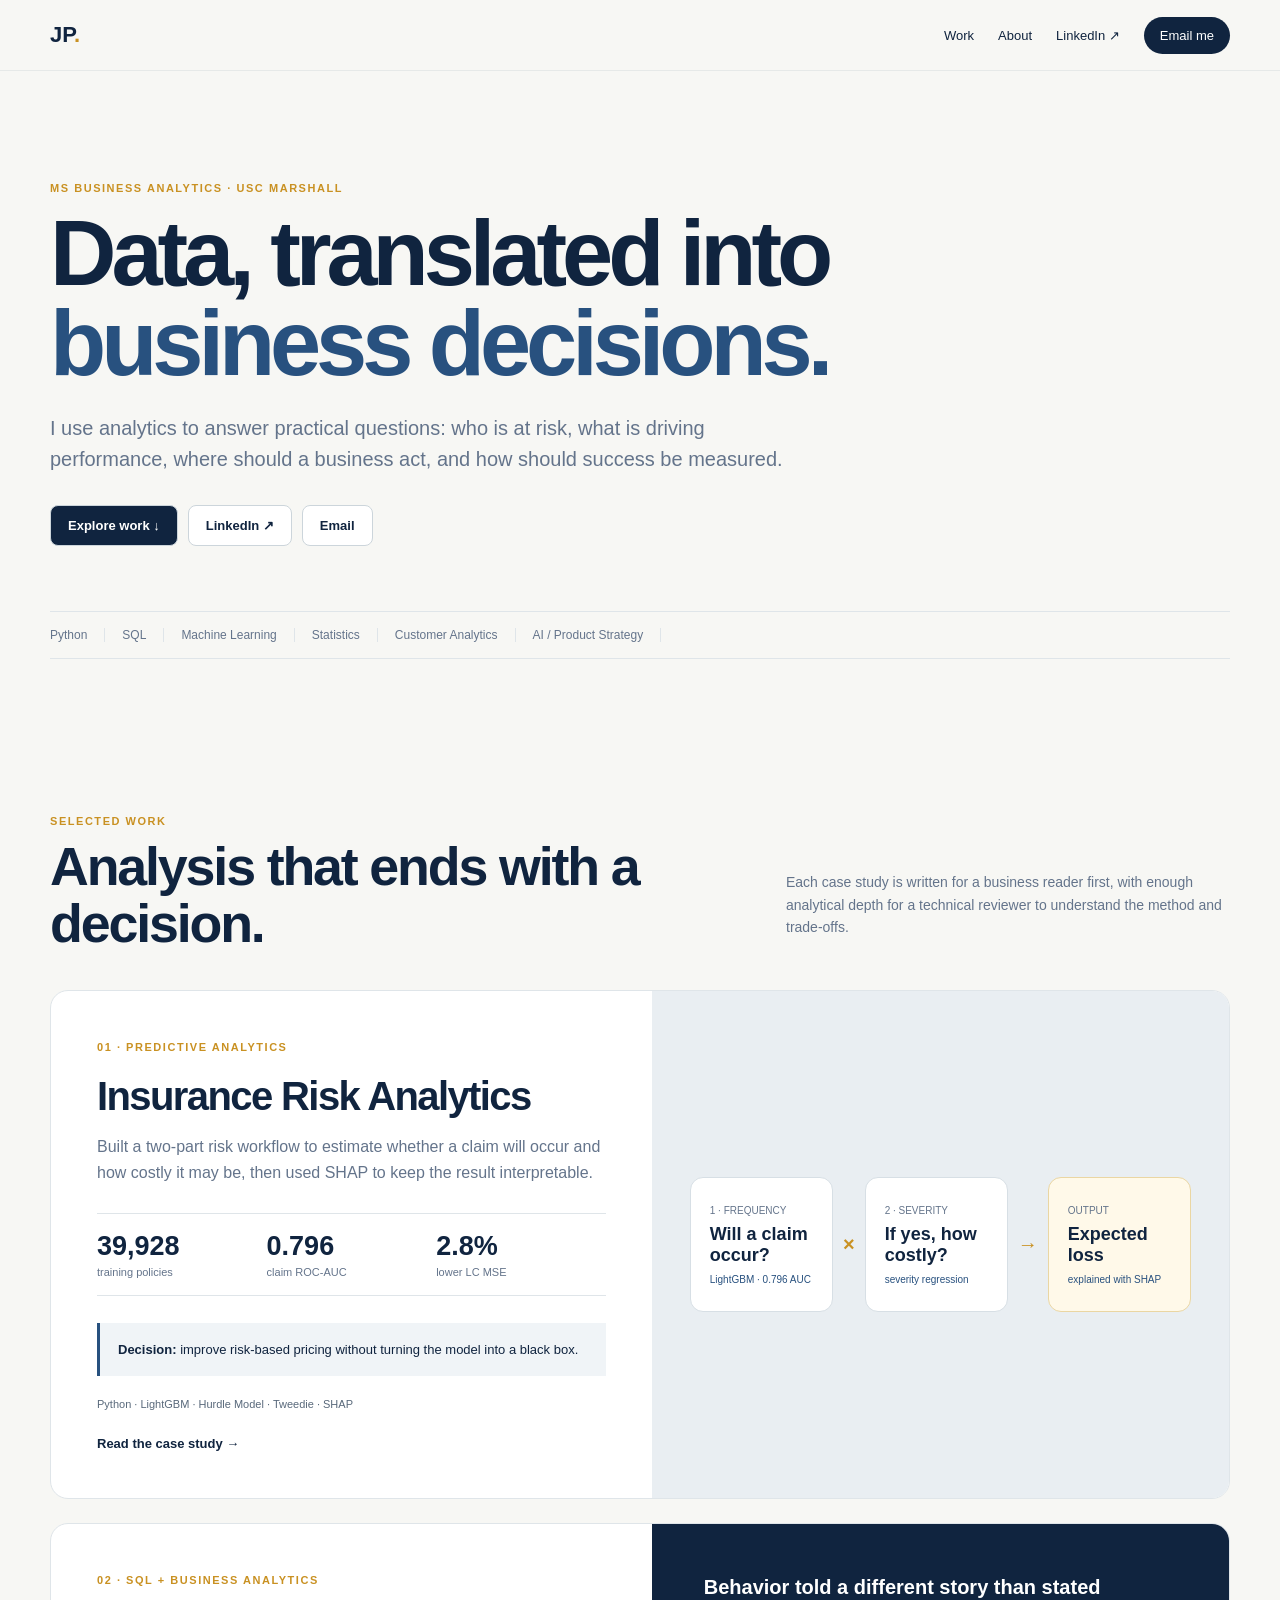
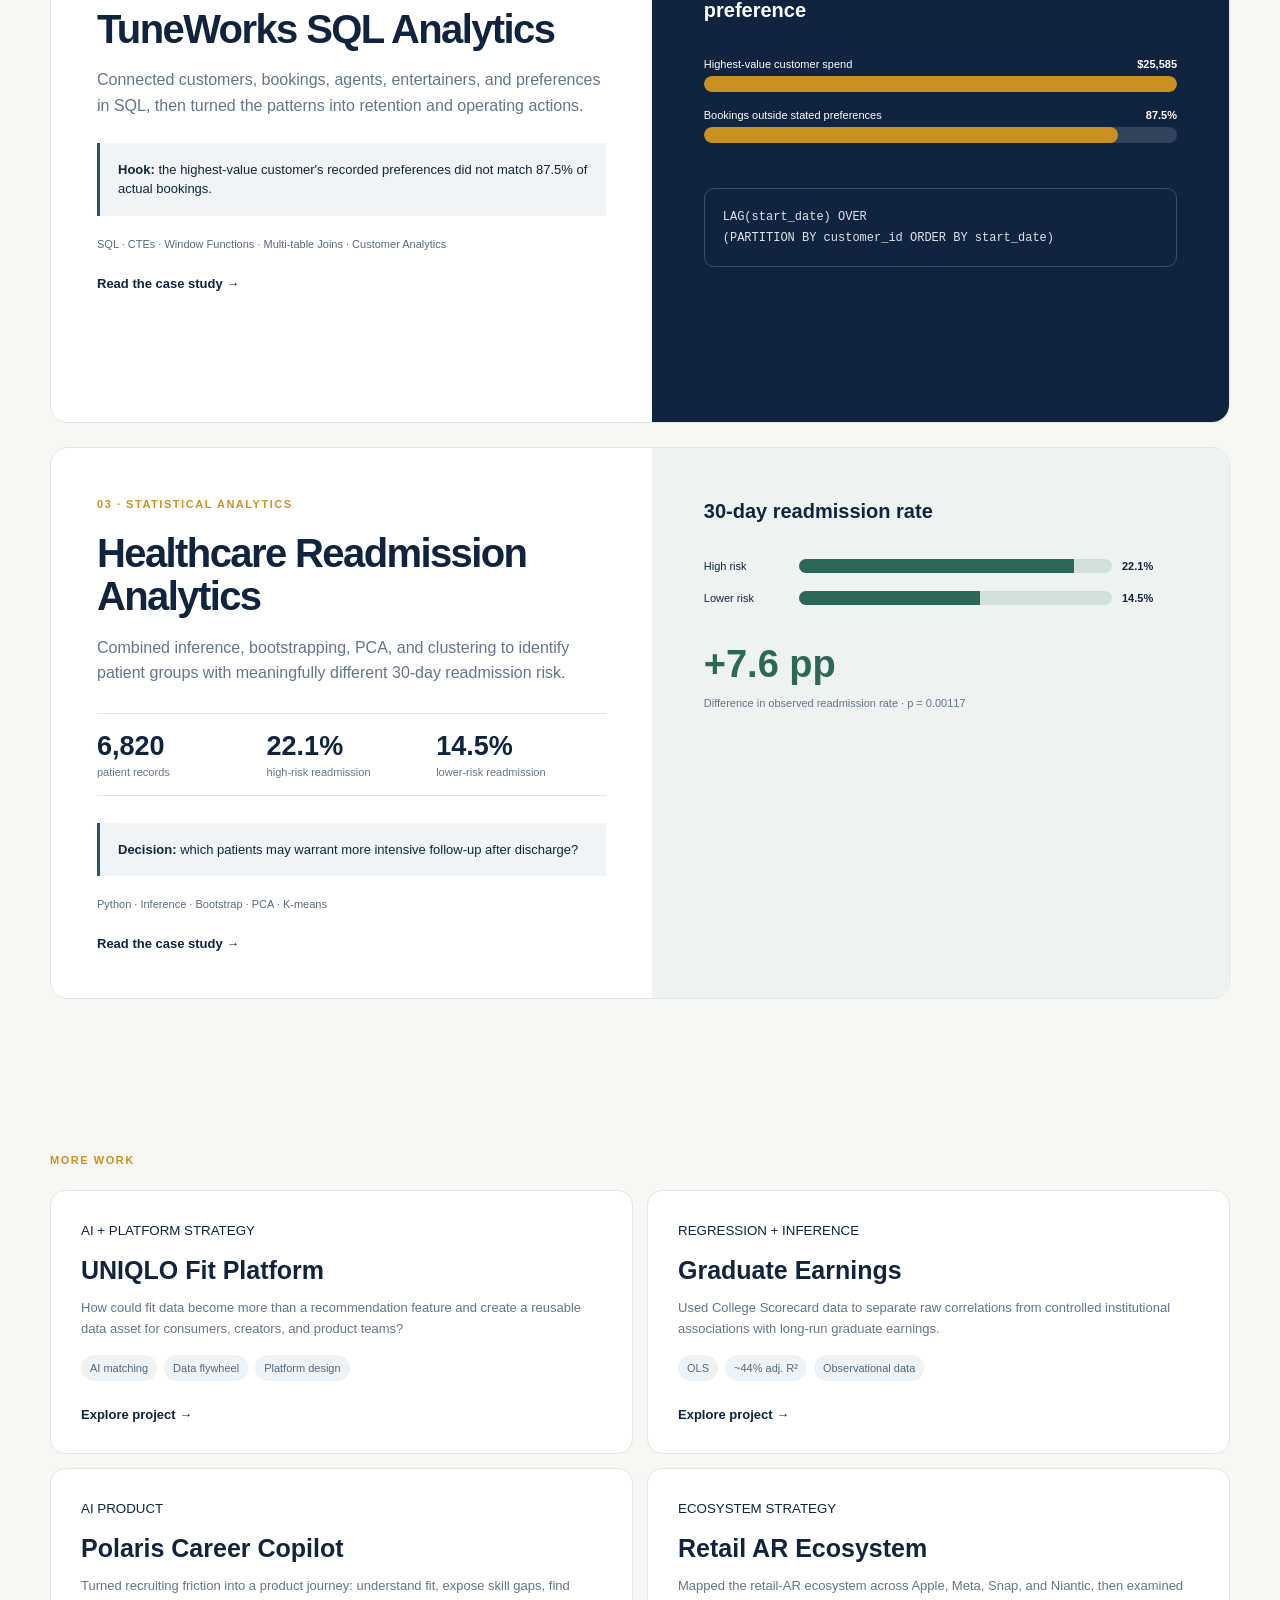
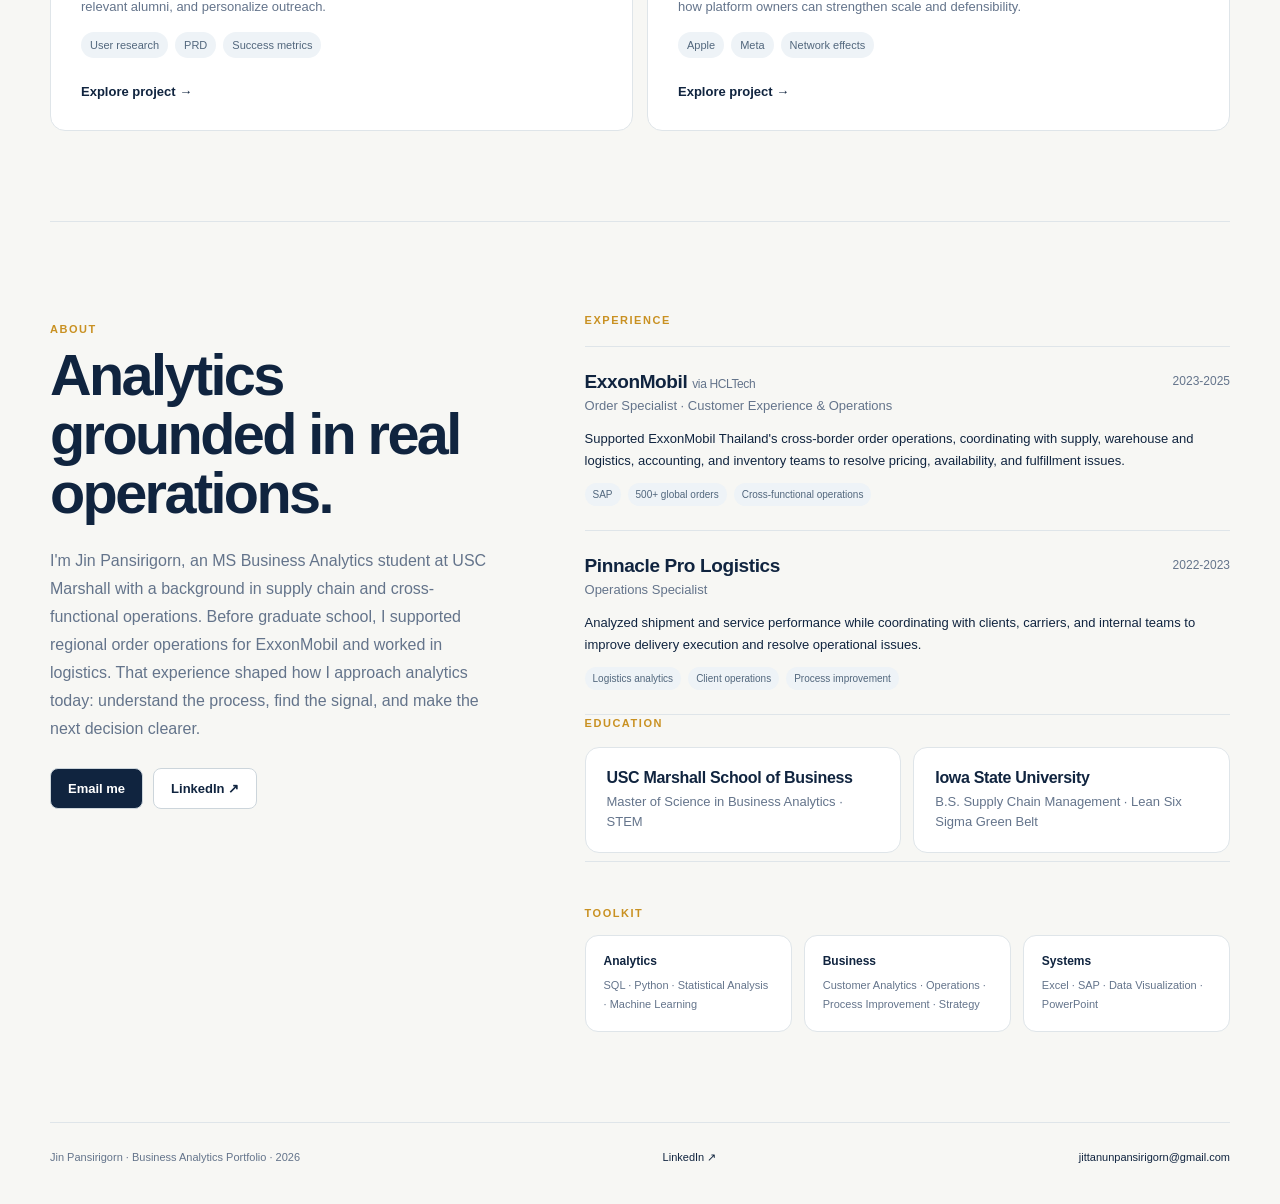
<file: index.html>
<!doctype html><html><head><meta charset="utf-8"><meta name="viewport" content="width=device-width,initial-scale=1"><meta name="description" content="Jin Pansirigorn: Business Analytics portfolio"><title>Jin Pansirigorn | Business Analytics</title><link rel="stylesheet" href="styles.css"></head><body><header><nav class="shell"><a class="brand" href="index.html">JP<span>.</span></a><div class="links"><a href="index.html#work">Work</a><a href="index.html#about">About</a><a href="https://www.linkedin.com/in/jittanun-pansirigorn/" target="_blank">LinkedIn ↗</a><a class="pill" href="mailto:jittanunpansirigorn@gmail.com">Email me</a></div></nav></header><main><section class="hero shell"><p class="eyebrow">MS BUSINESS ANALYTICS · USC MARSHALL</p><h1>Data, translated into<br><em>business decisions.</em></h1><p class="lede">I use analytics to answer practical questions: who is at risk, what is driving performance, where should a business act, and how should success be measured.</p><div class="actions"><a class="btn dark" href="#work">Explore work ↓</a><a class="btn" href="https://www.linkedin.com/in/jittanun-pansirigorn/" target="_blank">LinkedIn ↗</a><a class="btn" href="mailto:jittanunpansirigorn@gmail.com">Email</a></div><div class="skills"><span>Python</span><span>SQL</span><span>Machine Learning</span><span>Statistics</span><span>Customer Analytics</span><span>AI / Product Strategy</span></div></section>
<section id="work" class="shell work"><div class="section-head"><div><p class="eyebrow">SELECTED WORK</p><h2>Analysis that ends with a decision.</h2></div><p>Each case study is written for a business reader first, with enough analytical depth for a technical reviewer to understand the method and trade-offs.</p></div>
<a class="project" href="insurance.html"><div class="copy"><small>01 · PREDICTIVE ANALYTICS</small><h3>Insurance Risk Analytics</h3><p>Built a two-part risk workflow to estimate whether a claim will occur and how costly it may be, then used SHAP to keep the result interpretable.</p><div class="kpis"><b>39,928<i>training policies</i></b><b>0.796<i>claim ROC-AUC</i></b><b>2.8%<i>lower LC MSE</i></b></div><div class="decision"><b>Decision:</b> improve risk-based pricing without turning the model into a black box.</div><div class="tags">Python · LightGBM · Hurdle Model · Tweedie · SHAP</div><span class="link">Read the case study →</span></div><div class="visual"><div class="flow"><div class="node"><span>1 · FREQUENCY</span><b>Will a claim occur?</b><i>LightGBM · 0.796 AUC</i></div><div class="arrow">×</div><div class="node"><span>2 · SEVERITY</span><b>If yes, how costly?</b><i>severity regression</i></div><div class="arrow">→</div><div class="node gold"><span>OUTPUT</span><b>Expected loss</b><i>explained with SHAP</i></div></div></div></a>
<a class="project" href="tuneworks.html"><div class="copy"><small>02 · SQL + BUSINESS ANALYTICS</small><h3>TuneWorks SQL Analytics</h3><p>Connected customers, bookings, agents, entertainers, and preferences in SQL, then turned the patterns into retention and operating actions.</p><div class="decision"><b>Hook:</b> the highest-value customer's recorded preferences did not match 87.5% of actual bookings.</div><div class="tags">SQL · CTEs · Window Functions · Multi-table Joins · Customer Analytics</div><span class="link">Read the case study →</span></div><div class="visual sqlvis"><h4>Behavior told a different story than stated preference</h4><div class="barlabel"><span>Highest-value customer spend</span><b>$25,585</b></div><div class="bar"><i style="width:100%"></i></div><div class="barlabel"><span>Bookings outside stated preferences</span><b>87.5%</b></div><div class="bar"><i style="width:87.5%"></i></div><div class="sql-code">LAG(start_date) OVER<br>(PARTITION BY customer_id ORDER BY start_date)</div></div></a>
<a class="project" href="healthcare.html"><div class="copy"><small>03 · STATISTICAL ANALYTICS</small><h3>Healthcare Readmission Analytics</h3><p>Combined inference, bootstrapping, PCA, and clustering to identify patient groups with meaningfully different 30-day readmission risk.</p><div class="kpis"><b>6,820<i>patient records</i></b><b>22.1%<i>high-risk readmission</i></b><b>14.5%<i>lower-risk readmission</i></b></div><div class="decision"><b>Decision:</b> which patients may warrant more intensive follow-up after discharge?</div><div class="tags">Python · Inference · Bootstrap · PCA · K-means</div><span class="link">Read the case study →</span></div><div class="visual healthvis"><h4>30-day readmission rate</h4><div class="risk"><span>High risk</span><i><b style="width:88%"></b></i><strong>22.1%</strong></div><div class="risk"><span>Lower risk</span><i><b style="width:58%"></b></i><strong>14.5%</strong></div><div class="delta">+7.6 pp</div><p class="tiny">Difference in observed readmission rate · p = 0.00117</p></div></a></section>
<section class="shell more"><p class="eyebrow">MORE WORK</p><div class="moregrid">
<a href="uniqlo.html"><article><small>AI + PLATFORM STRATEGY</small><h3>UNIQLO Fit Platform</h3><p>How could fit data become more than a recommendation feature and create a reusable data asset for consumers, creators, and product teams?</p><div class="mini"><span>AI matching</span><span>Data flywheel</span><span>Platform design</span></div><span class="link">Explore project →</span></article></a>
<a href="earnings.html"><article><small>REGRESSION + INFERENCE</small><h3>Graduate Earnings</h3><p>Used College Scorecard data to separate raw correlations from controlled institutional associations with long-run graduate earnings.</p><div class="mini"><span>OLS</span><span>~44% adj. R²</span><span>Observational data</span></div><span class="link">Explore project →</span></article></a>
<a href="polaris.html"><article><small>AI PRODUCT</small><h3>Polaris Career Copilot</h3><p>Turned recruiting friction into a product journey: understand fit, expose skill gaps, find relevant alumni, and personalize outreach.</p><div class="mini"><span>User research</span><span>PRD</span><span>Success metrics</span></div><span class="link">Explore project →</span></article></a>
<a href="retail-ar.html"><article><small>ECOSYSTEM STRATEGY</small><h3>Retail AR Ecosystem</h3><p>Mapped the retail-AR ecosystem across Apple, Meta, Snap, and Niantic, then examined how platform owners can strengthen scale and defensibility.</p><div class="mini"><span>Apple</span><span>Meta</span><span>Network effects</span></div><span class="link">Explore project →</span></article></a></div></section>
<section id="about" class="shell profile"><div class="profile-intro"><p class="eyebrow">ABOUT</p><h2>Analytics grounded in real operations.</h2><p>I'm Jin Pansirigorn, an MS Business Analytics student at USC Marshall with a background in supply chain and cross-functional operations. Before graduate school, I supported regional order operations for ExxonMobil and worked in logistics. That experience shaped how I approach analytics today: understand the process, find the signal, and make the next decision clearer.</p><div class="contactbox"><a class="btn dark" href="mailto:jittanunpansirigorn@gmail.com">Email me</a><a class="btn" href="https://www.linkedin.com/in/jittanun-pansirigorn/" target="_blank">LinkedIn ↗</a></div></div><div class="profile-details"><p class="eyebrow">EXPERIENCE</p><div class="timeline"><article><div><h3>ExxonMobil <span>via HCLTech</span></h3><p>Order Specialist · Customer Experience & Operations</p></div><time>2023-2025</time><p class="role-copy">Supported ExxonMobil Thailand's cross-border order operations, coordinating with supply, warehouse and logistics, accounting, and inventory teams to resolve pricing, availability, and fulfillment issues.</p><div class="role-tags"><span>SAP</span><span>500+ global orders</span><span>Cross-functional operations</span></div></article><article><div><h3>Pinnacle Pro Logistics</h3><p>Operations Specialist</p></div><time>2022-2023</time><p class="role-copy">Analyzed shipment and service performance while coordinating with clients, carriers, and internal teams to improve delivery execution and resolve operational issues.</p><div class="role-tags"><span>Logistics analytics</span><span>Client operations</span><span>Process improvement</span></div></article></div><p class="eyebrow edu-label">EDUCATION</p><div class="education"><article><h3>USC Marshall School of Business</h3><p>Master of Science in Business Analytics · STEM</p></article><article><h3>Iowa State University</h3><p>B.S. Supply Chain Management · Lean Six Sigma Green Belt</p></article></div><div class="toolkit"><p class="eyebrow">TOOLKIT</p><div class="toolkit-grid"><div><b>Analytics</b><span>SQL · Python · Statistical Analysis · Machine Learning</span></div><div><b>Business</b><span>Customer Analytics · Operations · Process Improvement · Strategy</span></div><div><b>Systems</b><span>Excel · SAP · Data Visualization · PowerPoint</span></div></div></div></div></section></main><footer class="shell"><span>Jin Pansirigorn · Business Analytics Portfolio · 2026</span><a href="https://www.linkedin.com/in/jittanun-pansirigorn/" target="_blank">LinkedIn ↗</a><a href="mailto:jittanunpansirigorn@gmail.com">jittanunpansirigorn@gmail.com</a></footer></body></html>
</file>
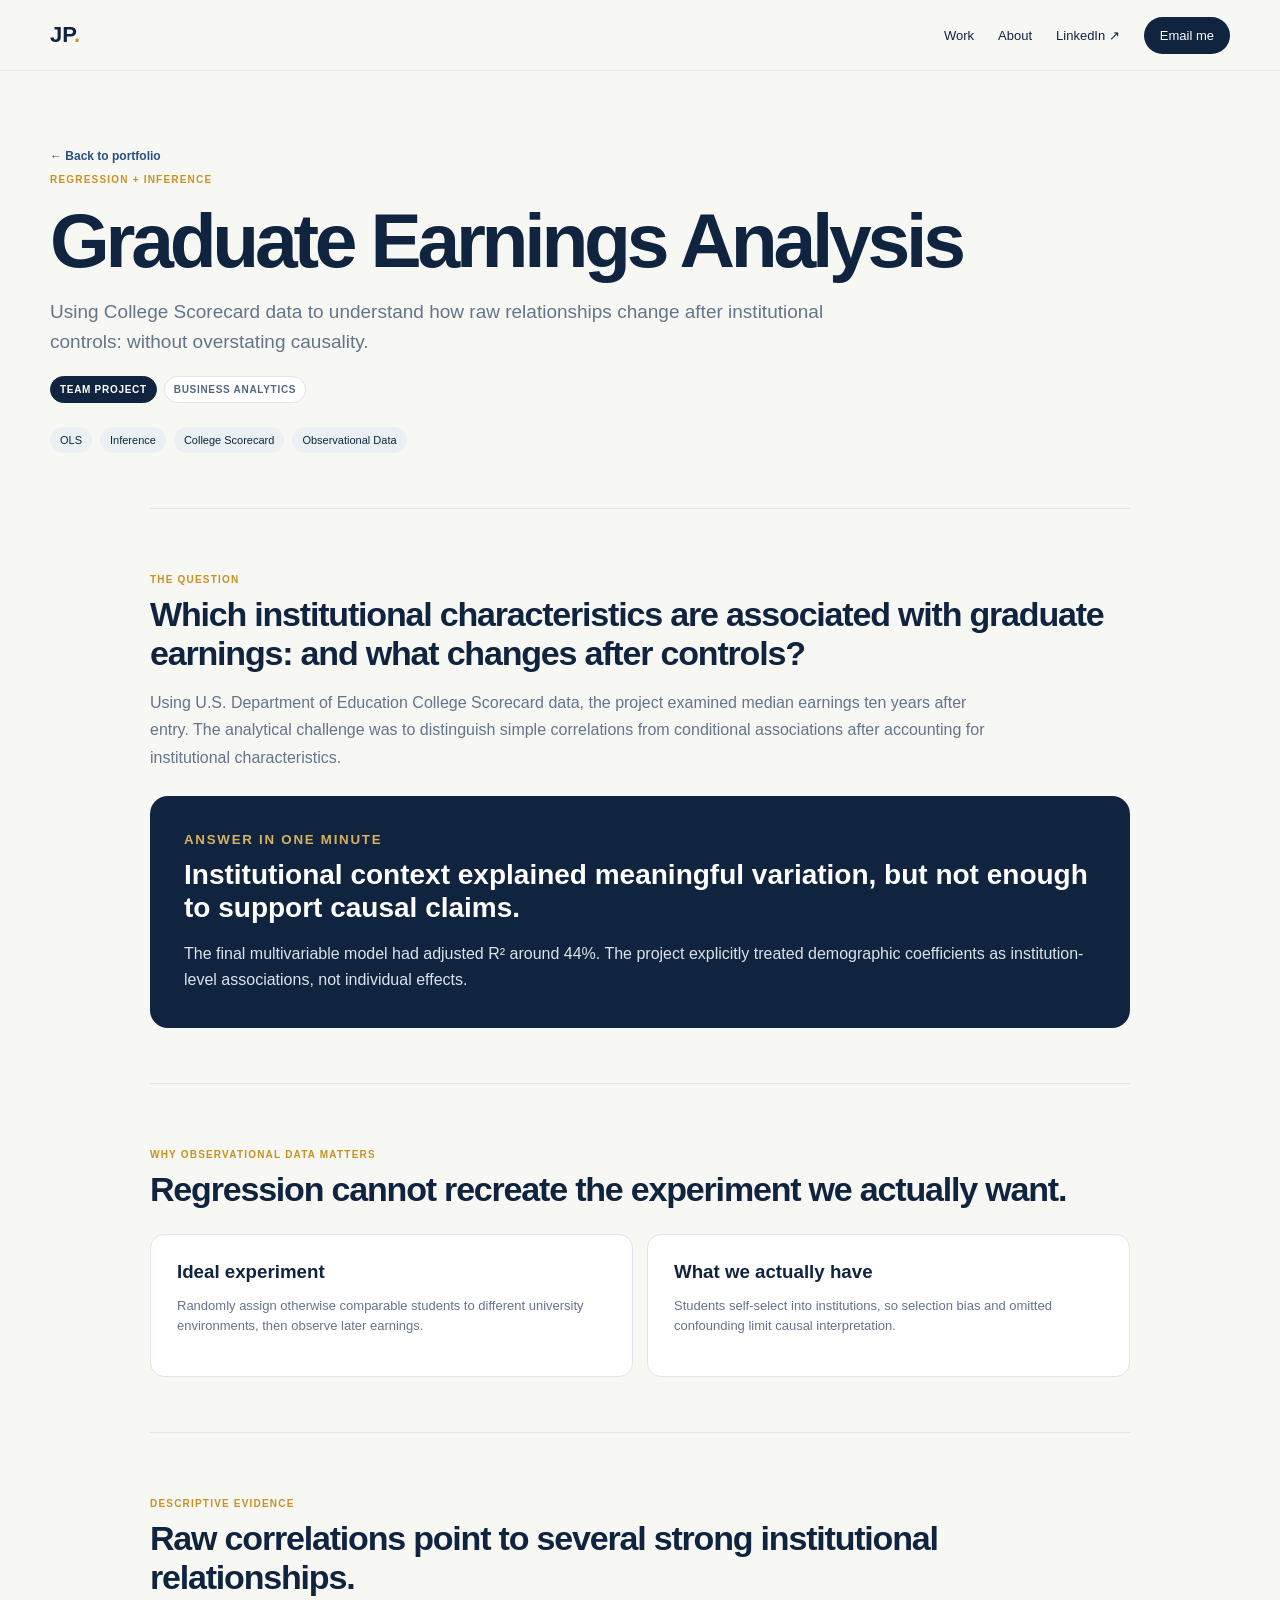
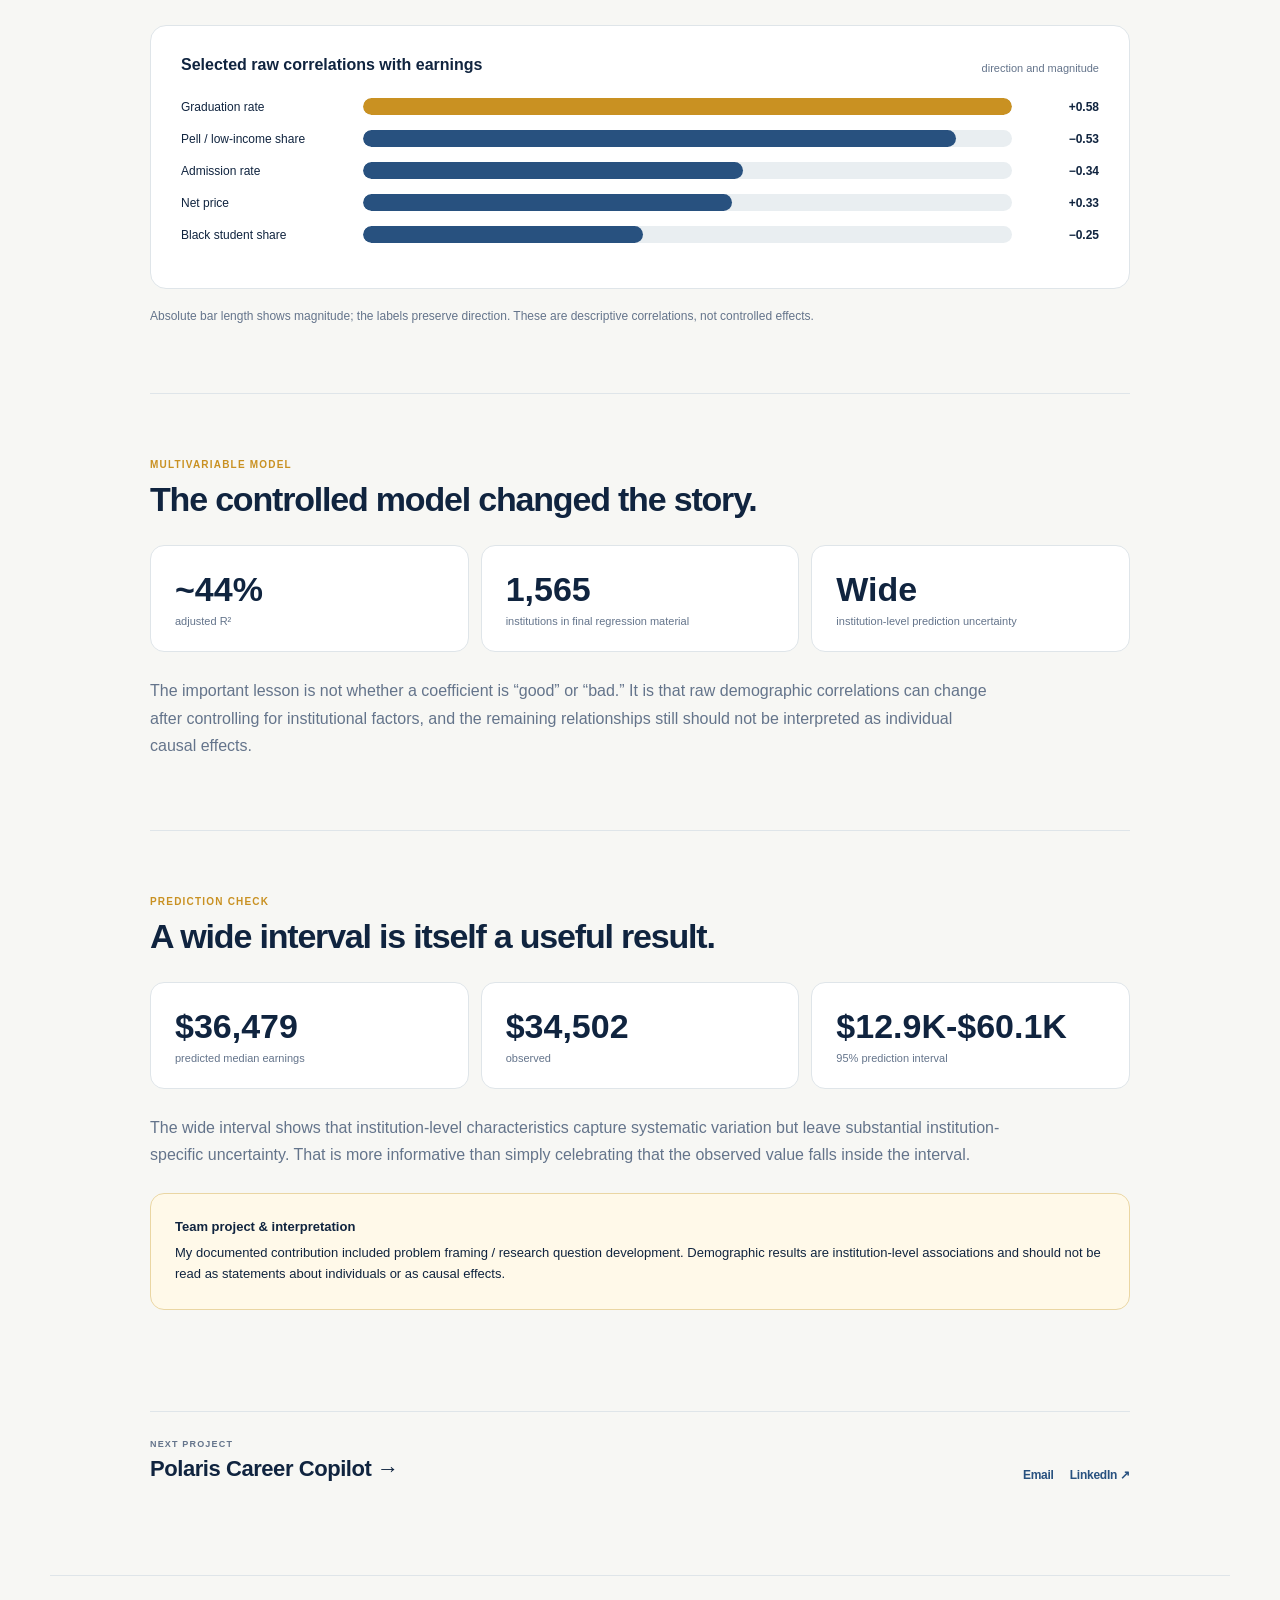
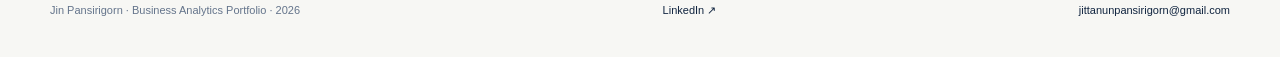
<file: earnings.html>
<!doctype html><html><head><meta charset="utf-8"><meta name="viewport" content="width=device-width,initial-scale=1"><title>Graduate Earnings Analysis | Jin Pansirigorn</title><link rel="stylesheet" href="styles.css"></head><body><header><nav class="shell"><a class="brand" href="index.html">JP<span>.</span></a><div class="links"><a href="index.html#work">Work</a><a href="index.html#about">About</a><a href="https://www.linkedin.com/in/jittanun-pansirigorn/" target="_blank">LinkedIn ↗</a><a class="pill" href="mailto:jittanunpansirigorn@gmail.com">Email me</a></div></nav></header><main><section class="case-hero shell"><a class="back" href="index.html#work">← Back to portfolio</a><p class="case-label">REGRESSION + INFERENCE</p><h1>Graduate Earnings Analysis</h1><p class="intro">Using College Scorecard data to understand how raw relationships change after institutional controls: without overstating causality.</p><div class="project-context"><span>Team Project</span><span>Business Analytics</span></div><div class="case-meta"><span>OLS</span><span>Inference</span><span>College Scorecard</span><span>Observational Data</span></div></section><div class="case-main shell"><div class="story">
<section><p class="case-label">THE QUESTION</p><h2>Which institutional characteristics are associated with graduate earnings: and what changes after controls?</h2><p class="explain">Using U.S. Department of Education College Scorecard data, the project examined median earnings ten years after entry. The analytical challenge was to distinguish simple correlations from conditional associations after accounting for institutional characteristics.</p><div class="answerbox"><small>ANSWER IN ONE MINUTE</small><h3>Institutional context explained meaningful variation, but not enough to support causal claims.</h3><p>The final multivariable model had adjusted R² around 44%. The project explicitly treated demographic coefficients as institution-level associations, not individual effects.</p></div></section>
<section><p class="case-label">WHY OBSERVATIONAL DATA MATTERS</p><h2>Regression cannot recreate the experiment we actually want.</h2><div class="compare"><div><h3>Ideal experiment</h3><p>Randomly assign otherwise comparable students to different university environments, then observe later earnings.</p></div><div><h3>What we actually have</h3><p>Students self-select into institutions, so selection bias and omitted confounding limit causal interpretation.</p></div></div></section>
<section><p class="case-label">DESCRIPTIVE EVIDENCE</p><h2>Raw correlations point to several strong institutional relationships.</h2><div class="chartbox"><div class="charttitle"><b>Selected raw correlations with earnings</b><span>direction and magnitude</span></div><div class="hbar best"><span>Graduation rate</span><div class="track"><div class="fill" style="width:100.0%"></div></div><strong>+0.58</strong></div><div class="hbar "><span>Pell / low-income share</span><div class="track"><div class="fill" style="width:91.4%"></div></div><strong>−0.53</strong></div><div class="hbar "><span>Admission rate</span><div class="track"><div class="fill" style="width:58.6%"></div></div><strong>−0.34</strong></div><div class="hbar "><span>Net price</span><div class="track"><div class="fill" style="width:56.9%"></div></div><strong>+0.33</strong></div><div class="hbar "><span>Black student share</span><div class="track"><div class="fill" style="width:43.1%"></div></div><strong>−0.25</strong></div></div><p class="note">Absolute bar length shows magnitude; the labels preserve direction. These are descriptive correlations, not controlled effects.</p></section>
<section><p class="case-label">MULTIVARIABLE MODEL</p><h2>The controlled model changed the story.</h2><div class="bigstatgrid"><div class="bigstat"><b>~44%</b><span>adjusted R²</span></div><div class="bigstat"><b>1,565</b><span>institutions in final regression material</span></div><div class="bigstat"><b>Wide</b><span>institution-level prediction uncertainty</span></div></div><p class="explain" style="margin-top:25px">The important lesson is not whether a coefficient is “good” or “bad.” It is that raw demographic correlations can change after controlling for institutional factors, and the remaining relationships still should not be interpreted as individual causal effects.</p></section>
<section><p class="case-label">PREDICTION CHECK</p><h2>A wide interval is itself a useful result.</h2><div class="bigstatgrid"><div class="bigstat"><b>$36,479</b><span>predicted median earnings</span></div><div class="bigstat"><b>$34,502</b><span>observed</span></div><div class="bigstat"><b>$12.9K-$60.1K</b><span>95% prediction interval</span></div></div><p class="explain" style="margin-top:25px">The wide interval shows that institution-level characteristics capture systematic variation but leave substantial institution-specific uncertainty. That is more informative than simply celebrating that the observed value falls inside the interval.</p><div class="scope"><b>Team project & interpretation</b>My documented contribution included problem framing / research question development. Demographic results are institution-level associations and should not be read as statements about individuals or as causal effects.</div></section><div class="case-end"><div><small>NEXT PROJECT</small><a href="polaris.html">Polaris Career Copilot →</a></div><div class="end-contact"><a href="mailto:jittanunpansirigorn@gmail.com">Email</a><a href="https://www.linkedin.com/in/jittanun-pansirigorn/" target="_blank">LinkedIn ↗</a></div></div></div></div></main><footer class="shell"><span>Jin Pansirigorn · Business Analytics Portfolio · 2026</span><a href="https://www.linkedin.com/in/jittanun-pansirigorn/" target="_blank">LinkedIn ↗</a><a href="mailto:jittanunpansirigorn@gmail.com">jittanunpansirigorn@gmail.com</a></footer></body></html>
</file>
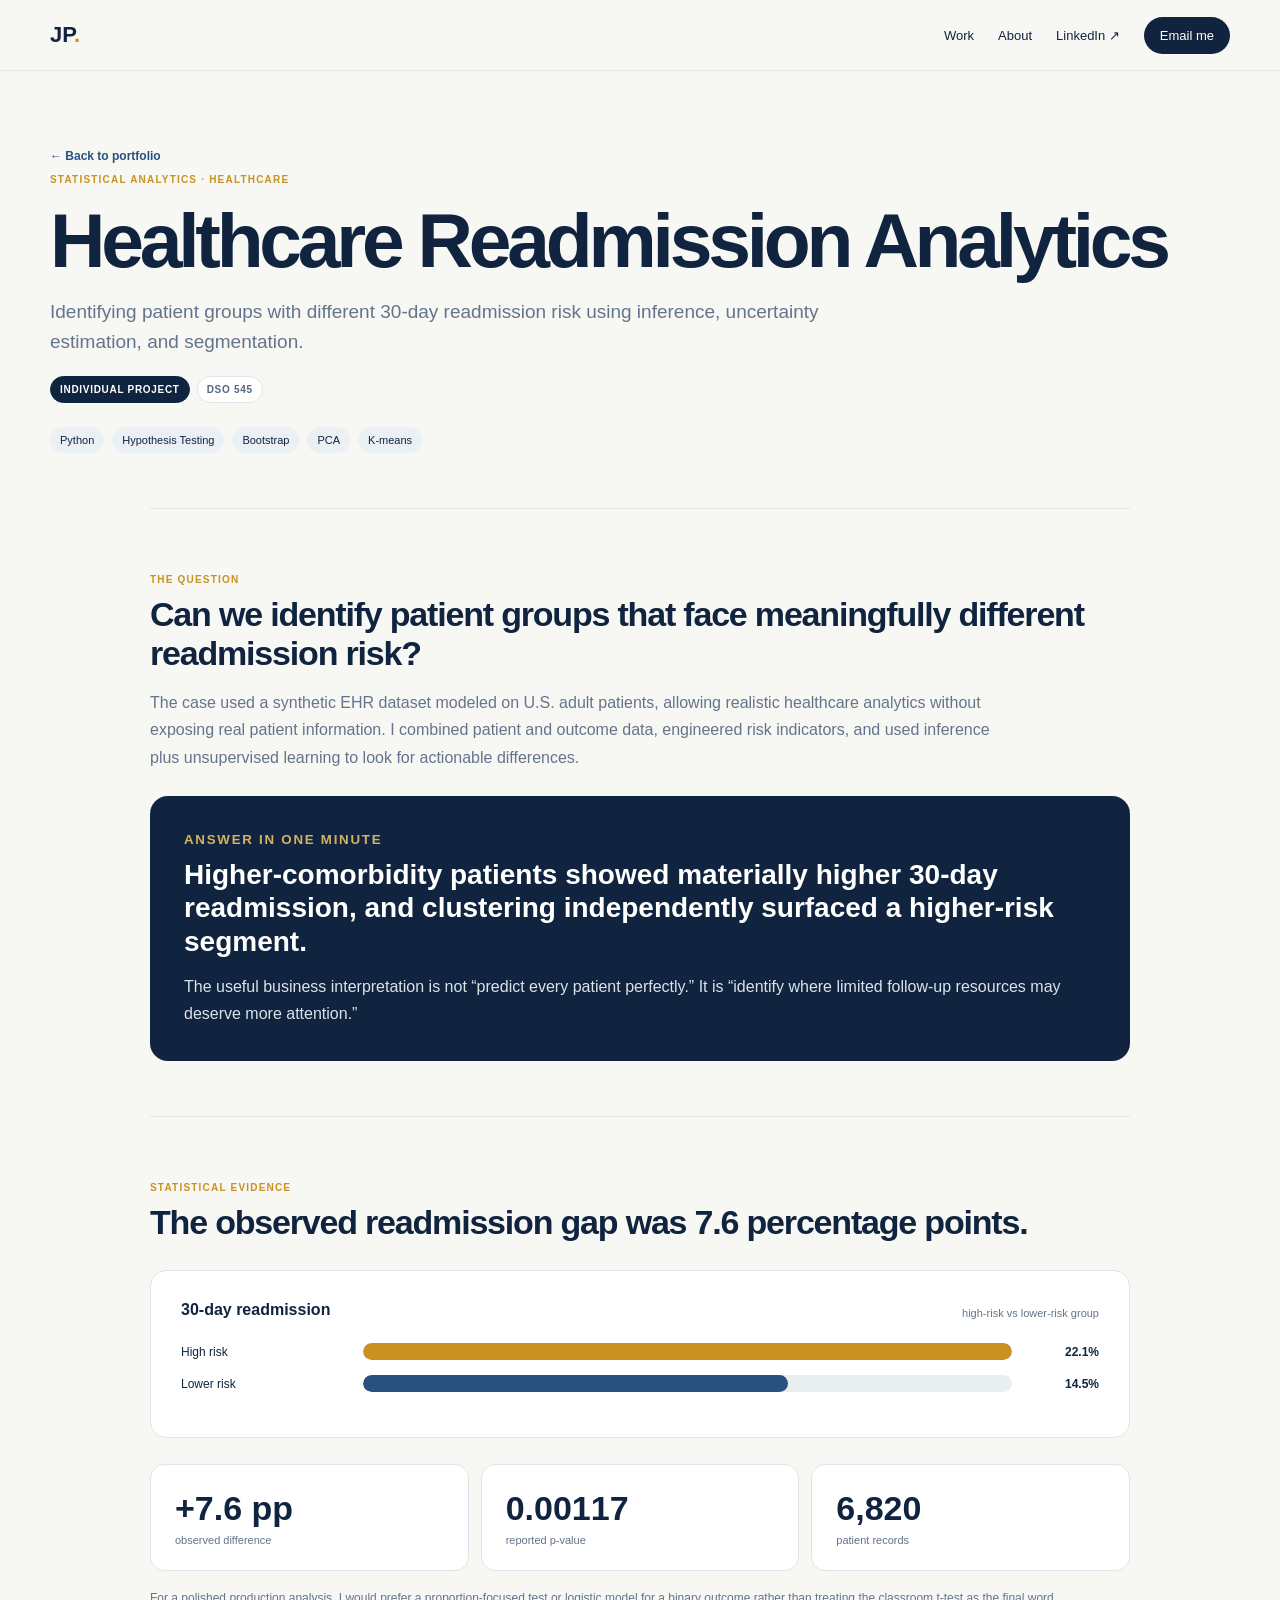
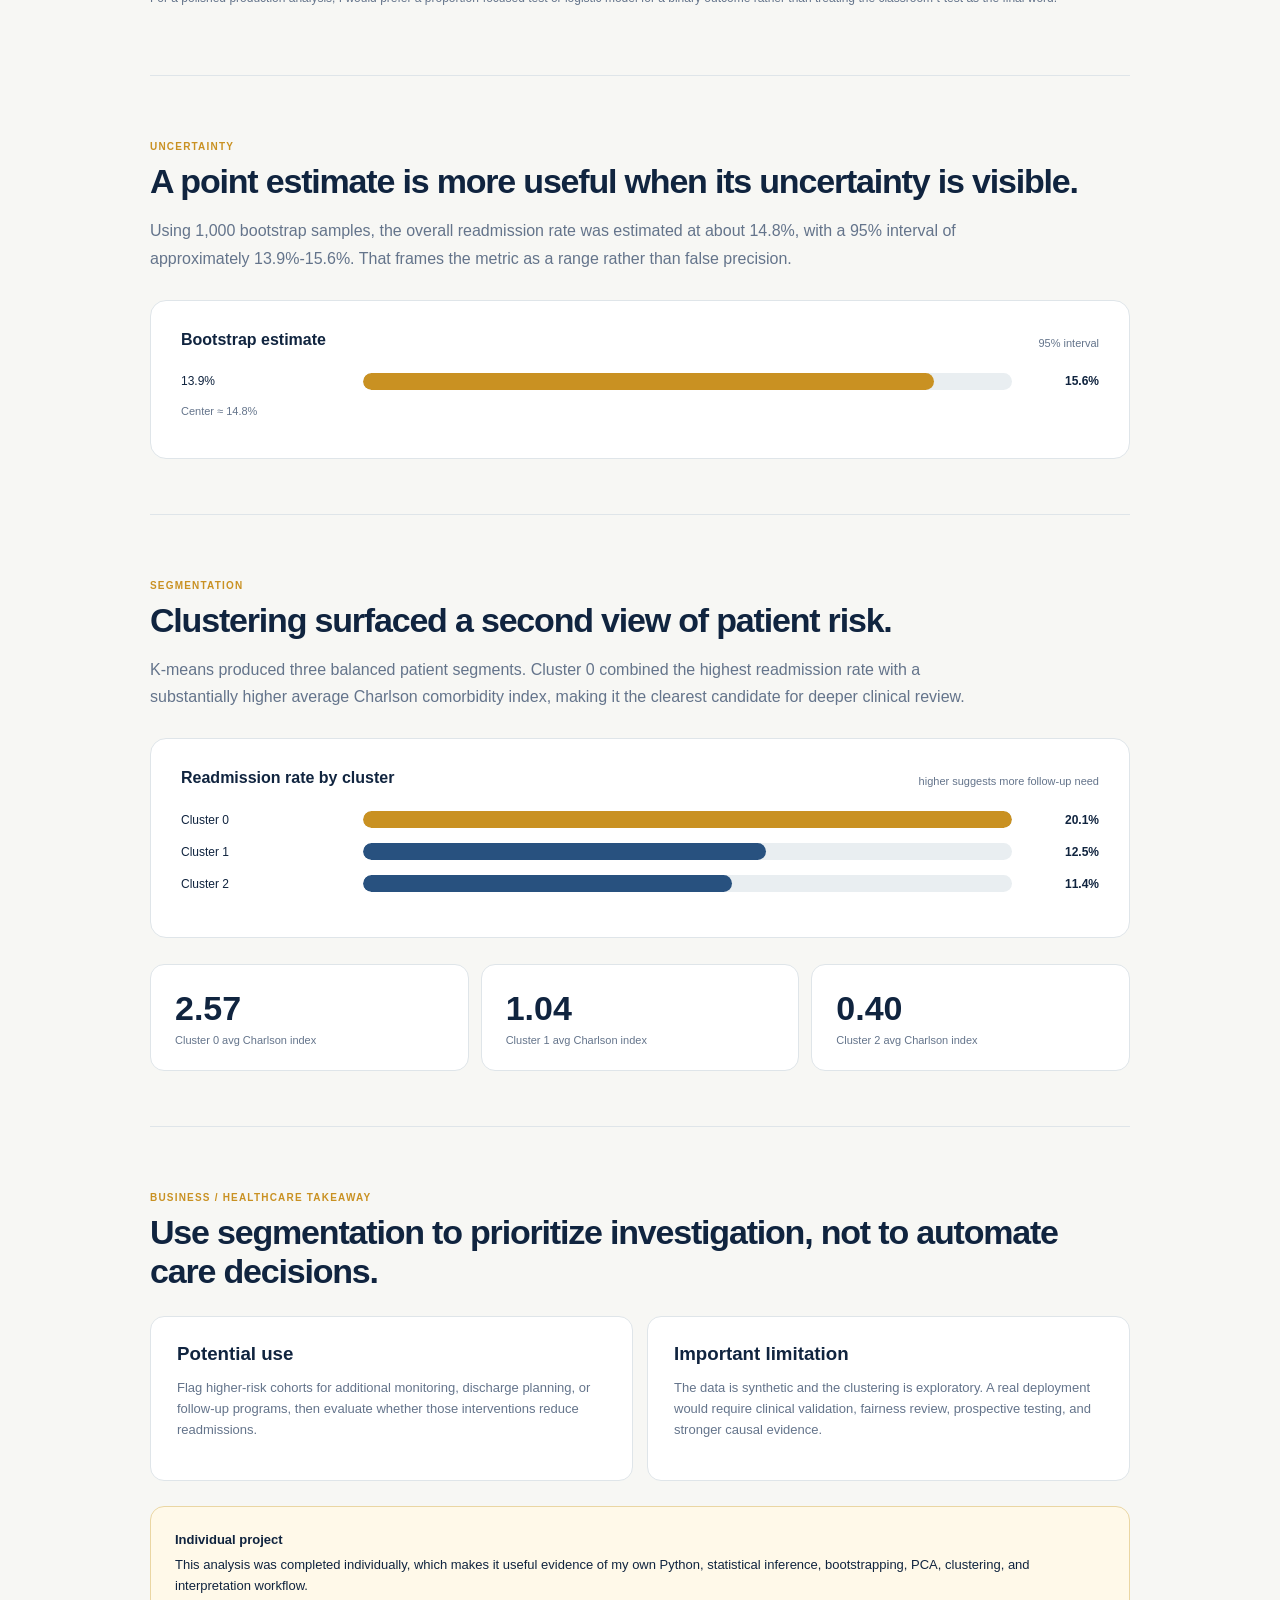
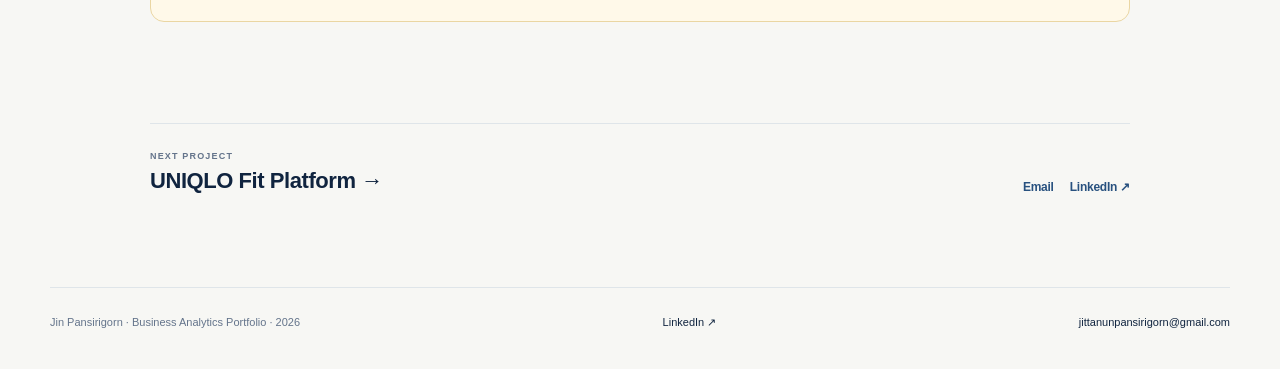
<file: healthcare.html>
<!doctype html><html><head><meta charset="utf-8"><meta name="viewport" content="width=device-width,initial-scale=1"><title>Healthcare Readmission Analytics | Jin Pansirigorn</title><link rel="stylesheet" href="styles.css"></head><body><header><nav class="shell"><a class="brand" href="index.html">JP<span>.</span></a><div class="links"><a href="index.html#work">Work</a><a href="index.html#about">About</a><a href="https://www.linkedin.com/in/jittanun-pansirigorn/" target="_blank">LinkedIn ↗</a><a class="pill" href="mailto:jittanunpansirigorn@gmail.com">Email me</a></div></nav></header><main><section class="case-hero shell"><a class="back" href="index.html#work">← Back to portfolio</a><p class="case-label">STATISTICAL ANALYTICS · HEALTHCARE</p><h1>Healthcare Readmission Analytics</h1><p class="intro">Identifying patient groups with different 30-day readmission risk using inference, uncertainty estimation, and segmentation.</p><div class="project-context"><span>Individual Project</span><span>DSO 545</span></div><div class="case-meta"><span>Python</span><span>Hypothesis Testing</span><span>Bootstrap</span><span>PCA</span><span>K-means</span></div></section><div class="case-main shell"><div class="story">
<section><p class="case-label">THE QUESTION</p><h2>Can we identify patient groups that face meaningfully different readmission risk?</h2><p class="explain">The case used a synthetic EHR dataset modeled on U.S. adult patients, allowing realistic healthcare analytics without exposing real patient information. I combined patient and outcome data, engineered risk indicators, and used inference plus unsupervised learning to look for actionable differences.</p><div class="answerbox"><small>ANSWER IN ONE MINUTE</small><h3>Higher-comorbidity patients showed materially higher 30-day readmission, and clustering independently surfaced a higher-risk segment.</h3><p>The useful business interpretation is not “predict every patient perfectly.” It is “identify where limited follow-up resources may deserve more attention.”</p></div></section>
<section><p class="case-label">STATISTICAL EVIDENCE</p><h2>The observed readmission gap was 7.6 percentage points.</h2><div class="chartbox"><div class="charttitle"><b>30-day readmission</b><span>high-risk vs lower-risk group</span></div><div class="hbar best"><span>High risk</span><div class="track"><div class="fill" style="width:100.0%"></div></div><strong>22.1%</strong></div><div class="hbar "><span>Lower risk</span><div class="track"><div class="fill" style="width:65.5%"></div></div><strong>14.5%</strong></div></div><div class="bigstatgrid"><div class="bigstat"><b>+7.6 pp</b><span>observed difference</span></div><div class="bigstat"><b>0.00117</b><span>reported p-value</span></div><div class="bigstat"><b>6,820</b><span>patient records</span></div></div><p class="note">For a polished production analysis, I would prefer a proportion-focused test or logistic model for a binary outcome rather than treating the classroom t-test as the final word.</p></section>
<section><p class="case-label">UNCERTAINTY</p><h2>A point estimate is more useful when its uncertainty is visible.</h2><p class="explain">Using 1,000 bootstrap samples, the overall readmission rate was estimated at about 14.8%, with a 95% interval of approximately 13.9%-15.6%. That frames the metric as a range rather than false precision.</p><div class="chartbox"><div class="charttitle"><b>Bootstrap estimate</b><span>95% interval</span></div><div class="hbar best"><span>13.9%</span><div class="track"><div class="fill" style="width:88%"></div></div><strong>15.6%</strong></div><p class="tiny">Center ≈ 14.8%</p></div></section>
<section><p class="case-label">SEGMENTATION</p><h2>Clustering surfaced a second view of patient risk.</h2><p class="explain">K-means produced three balanced patient segments. Cluster 0 combined the highest readmission rate with a substantially higher average Charlson comorbidity index, making it the clearest candidate for deeper clinical review.</p><div class="chartbox"><div class="charttitle"><b>Readmission rate by cluster</b><span>higher suggests more follow-up need</span></div><div class="hbar best"><span>Cluster 0</span><div class="track"><div class="fill" style="width:100.0%"></div></div><strong>20.1%</strong></div><div class="hbar "><span>Cluster 1</span><div class="track"><div class="fill" style="width:62.1%"></div></div><strong>12.5%</strong></div><div class="hbar "><span>Cluster 2</span><div class="track"><div class="fill" style="width:56.8%"></div></div><strong>11.4%</strong></div></div><div class="bigstatgrid"><div class="bigstat"><b>2.57</b><span>Cluster 0 avg Charlson index</span></div><div class="bigstat"><b>1.04</b><span>Cluster 1 avg Charlson index</span></div><div class="bigstat"><b>0.40</b><span>Cluster 2 avg Charlson index</span></div></div></section>
<section><p class="case-label">BUSINESS / HEALTHCARE TAKEAWAY</p><h2>Use segmentation to prioritize investigation, not to automate care decisions.</h2><div class="compare"><div><h3>Potential use</h3><p>Flag higher-risk cohorts for additional monitoring, discharge planning, or follow-up programs, then evaluate whether those interventions reduce readmissions.</p></div><div><h3>Important limitation</h3><p>The data is synthetic and the clustering is exploratory. A real deployment would require clinical validation, fairness review, prospective testing, and stronger causal evidence.</p></div></div><div class="scope"><b>Individual project</b>This analysis was completed individually, which makes it useful evidence of my own Python, statistical inference, bootstrapping, PCA, clustering, and interpretation workflow.</div></section><div class="case-end"><div><small>NEXT PROJECT</small><a href="uniqlo.html">UNIQLO Fit Platform →</a></div><div class="end-contact"><a href="mailto:jittanunpansirigorn@gmail.com">Email</a><a href="https://www.linkedin.com/in/jittanun-pansirigorn/" target="_blank">LinkedIn ↗</a></div></div></div></div></main><footer class="shell"><span>Jin Pansirigorn · Business Analytics Portfolio · 2026</span><a href="https://www.linkedin.com/in/jittanun-pansirigorn/" target="_blank">LinkedIn ↗</a><a href="mailto:jittanunpansirigorn@gmail.com">jittanunpansirigorn@gmail.com</a></footer></body></html>
</file>
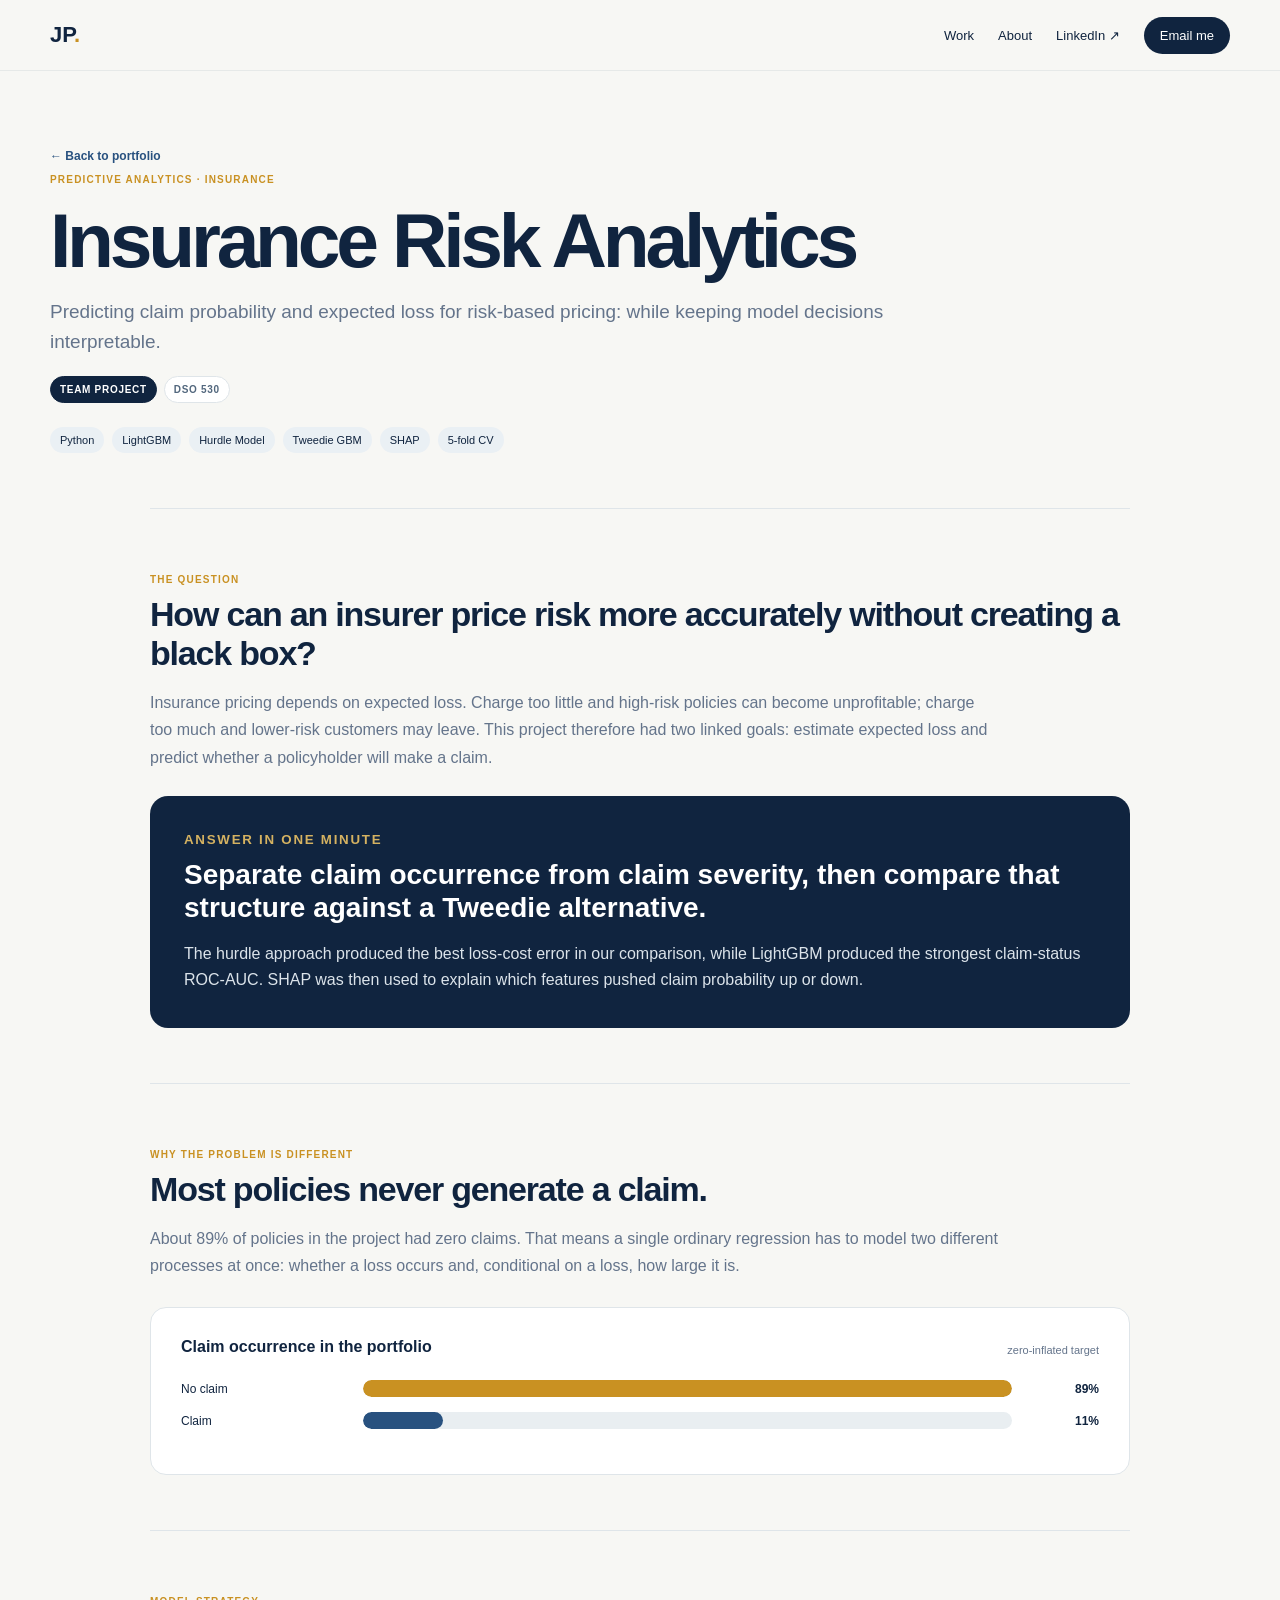
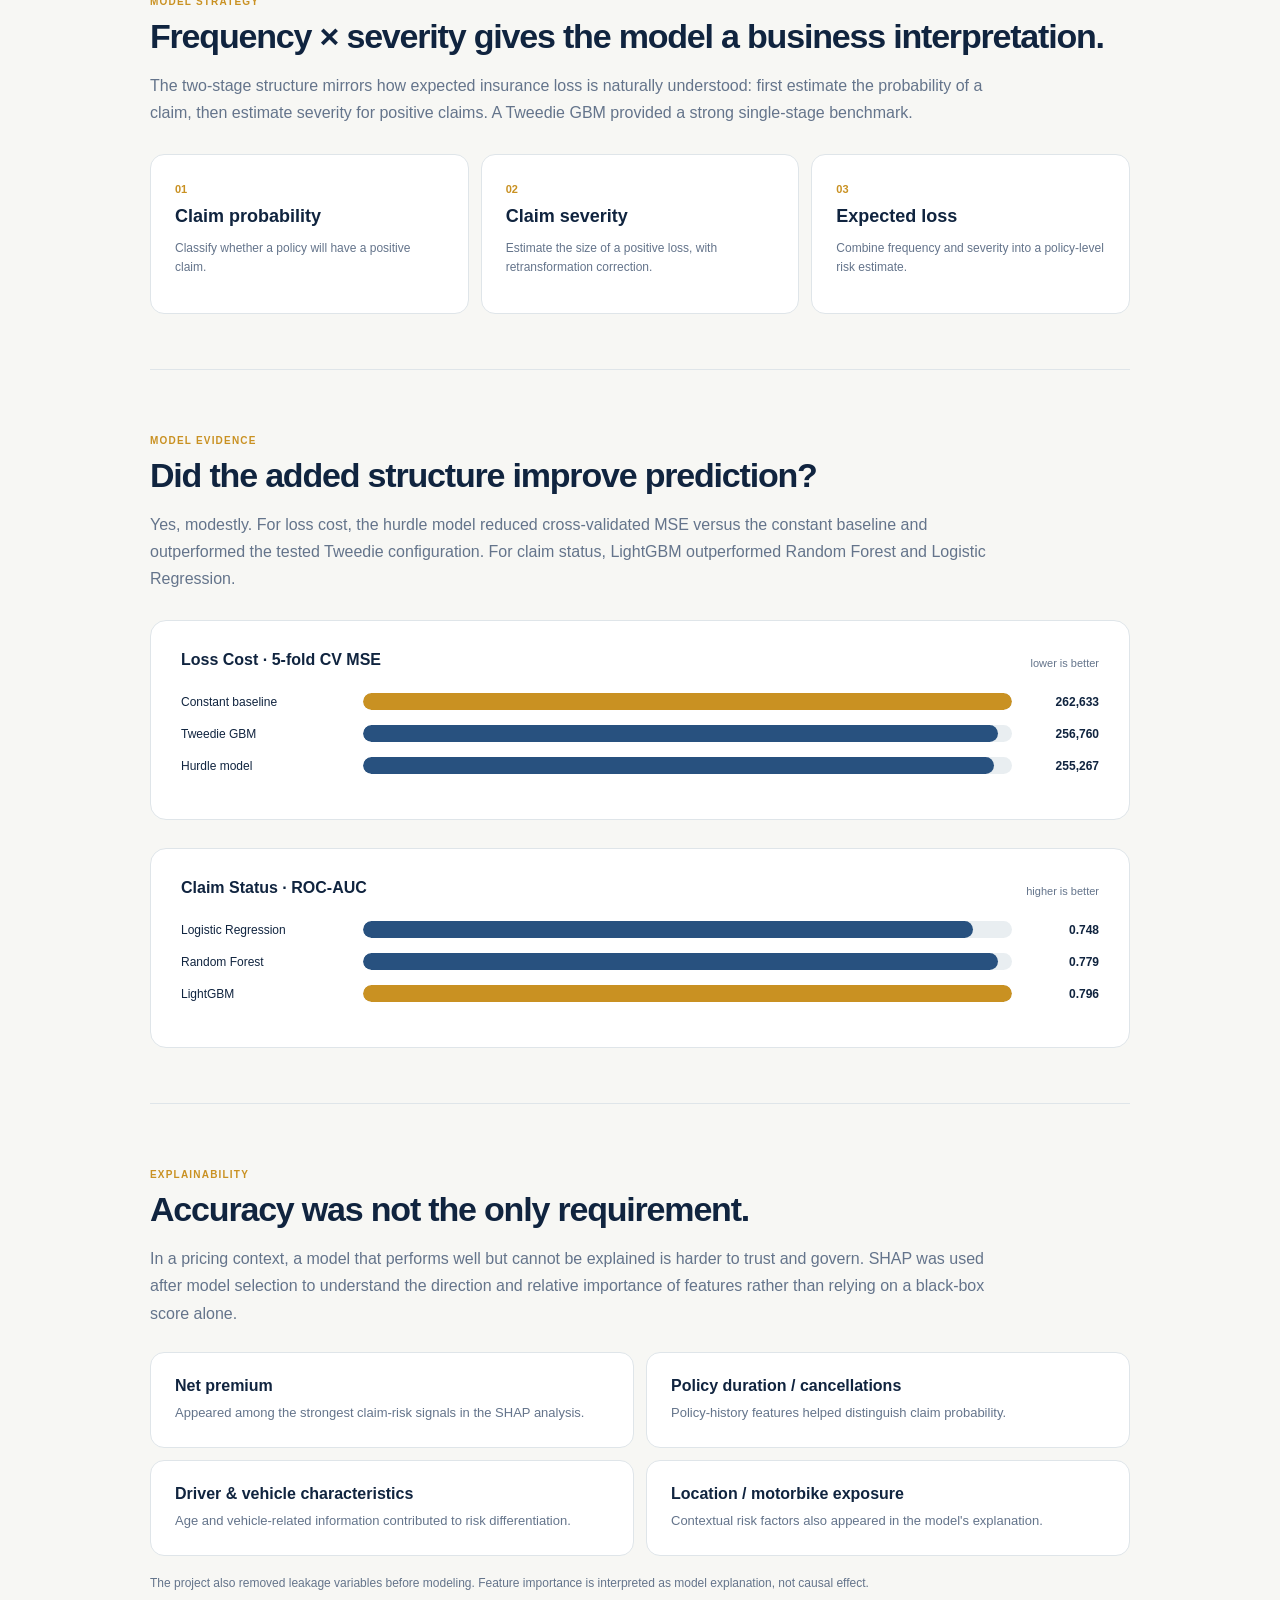
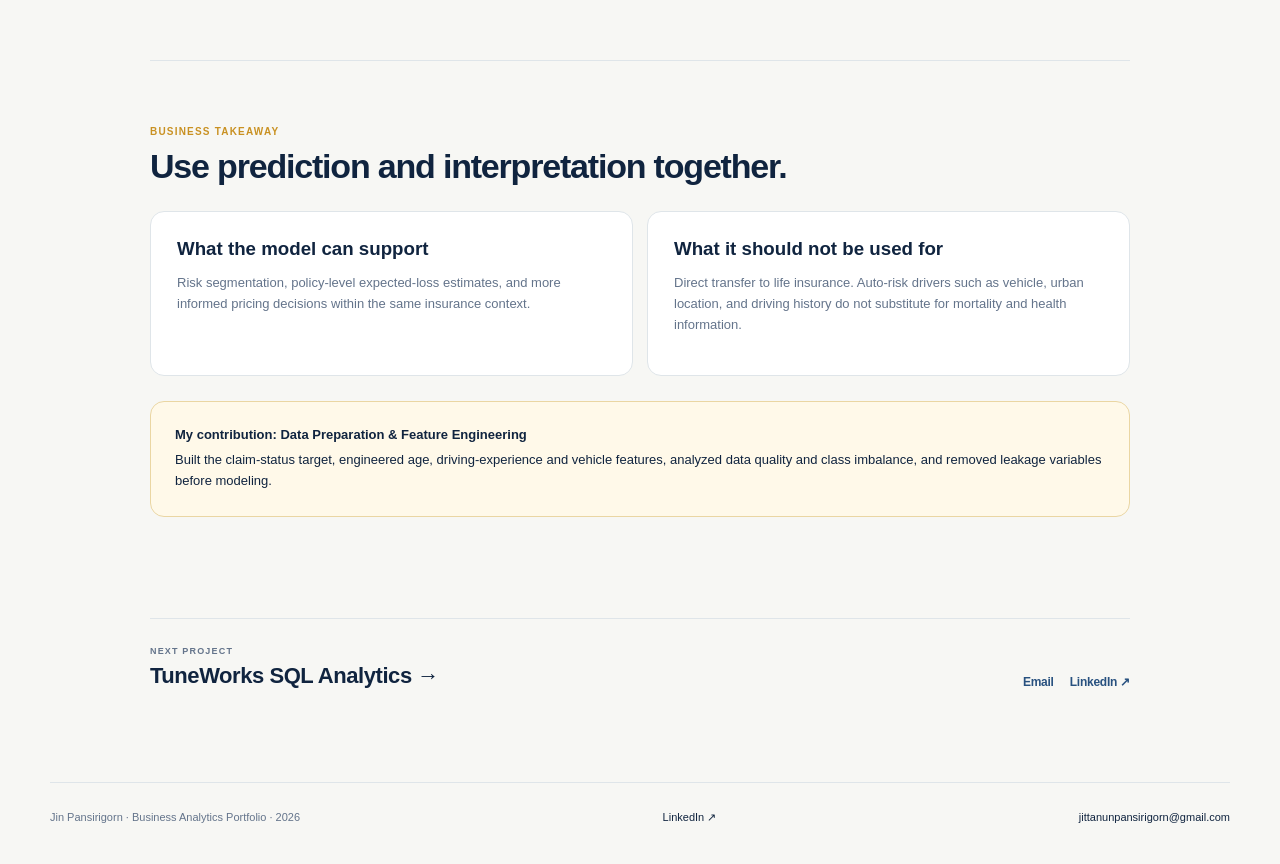
<file: insurance.html>
<!doctype html><html><head><meta charset="utf-8"><meta name="viewport" content="width=device-width,initial-scale=1"><title>Insurance Risk Analytics | Jin Pansirigorn</title><link rel="stylesheet" href="styles.css"></head><body><header><nav class="shell"><a class="brand" href="index.html">JP<span>.</span></a><div class="links"><a href="index.html#work">Work</a><a href="index.html#about">About</a><a href="https://www.linkedin.com/in/jittanun-pansirigorn/" target="_blank">LinkedIn ↗</a><a class="pill" href="mailto:jittanunpansirigorn@gmail.com">Email me</a></div></nav></header><main><section class="case-hero shell"><a class="back" href="index.html#work">← Back to portfolio</a><p class="case-label">PREDICTIVE ANALYTICS · INSURANCE</p><h1>Insurance Risk Analytics</h1><p class="intro">Predicting claim probability and expected loss for risk-based pricing: while keeping model decisions interpretable.</p><div class="project-context"><span>Team Project</span><span>DSO 530</span></div><div class="case-meta"><span>Python</span><span>LightGBM</span><span>Hurdle Model</span><span>Tweedie GBM</span><span>SHAP</span><span>5-fold CV</span></div></section><div class="case-main shell"><div class="story">
<section><p class="case-label">THE QUESTION</p><h2>How can an insurer price risk more accurately without creating a black box?</h2><p class="explain">Insurance pricing depends on expected loss. Charge too little and high-risk policies can become unprofitable; charge too much and lower-risk customers may leave. This project therefore had two linked goals: estimate expected loss and predict whether a policyholder will make a claim.</p><div class="answerbox"><small>ANSWER IN ONE MINUTE</small><h3>Separate claim occurrence from claim severity, then compare that structure against a Tweedie alternative.</h3><p>The hurdle approach produced the best loss-cost error in our comparison, while LightGBM produced the strongest claim-status ROC-AUC. SHAP was then used to explain which features pushed claim probability up or down.</p></div></section>
<section><p class="case-label">WHY THE PROBLEM IS DIFFERENT</p><h2>Most policies never generate a claim.</h2><p class="explain">About 89% of policies in the project had zero claims. That means a single ordinary regression has to model two different processes at once: whether a loss occurs and, conditional on a loss, how large it is.</p><div class="chartbox"><div class="charttitle"><b>Claim occurrence in the portfolio</b><span>zero-inflated target</span></div><div class="hbar best"><span>No claim</span><div class="track"><div class="fill" style="width:100.0%"></div></div><strong>89%</strong></div><div class="hbar "><span>Claim</span><div class="track"><div class="fill" style="width:12.4%"></div></div><strong>11%</strong></div></div></section>
<section><p class="case-label">MODEL STRATEGY</p><h2>Frequency × severity gives the model a business interpretation.</h2><p class="explain">The two-stage structure mirrors how expected insurance loss is naturally understood: first estimate the probability of a claim, then estimate severity for positive claims. A Tweedie GBM provided a strong single-stage benchmark.</p><div class="process"><div class="step"><span class="num">01</span><h3>Claim probability</h3><p>Classify whether a policy will have a positive claim.</p></div><div class="step"><span class="num">02</span><h3>Claim severity</h3><p>Estimate the size of a positive loss, with retransformation correction.</p></div><div class="step"><span class="num">03</span><h3>Expected loss</h3><p>Combine frequency and severity into a policy-level risk estimate.</p></div></div></section>
<section><p class="case-label">MODEL EVIDENCE</p><h2>Did the added structure improve prediction?</h2><p class="explain">Yes, modestly. For loss cost, the hurdle model reduced cross-validated MSE versus the constant baseline and outperformed the tested Tweedie configuration. For claim status, LightGBM outperformed Random Forest and Logistic Regression.</p><div class="chartbox"><div class="charttitle"><b>Loss Cost · 5-fold CV MSE</b><span>lower is better</span></div><div class="hbar best"><span>Constant baseline</span><div class="track"><div class="fill" style="width:100.0%"></div></div><strong>262,633</strong></div><div class="hbar "><span>Tweedie GBM</span><div class="track"><div class="fill" style="width:97.8%"></div></div><strong>256,760</strong></div><div class="hbar "><span>Hurdle model</span><div class="track"><div class="fill" style="width:97.2%"></div></div><strong>255,267</strong></div></div><div class="chartbox"><div class="charttitle"><b>Claim Status · ROC-AUC</b><span>higher is better</span></div><div class="hbar "><span>Logistic Regression</span><div class="track"><div class="fill" style="width:94.0%"></div></div><strong>0.748</strong></div><div class="hbar "><span>Random Forest</span><div class="track"><div class="fill" style="width:97.9%"></div></div><strong>0.779</strong></div><div class="hbar best"><span>LightGBM</span><div class="track"><div class="fill" style="width:100.0%"></div></div><strong>0.796</strong></div></div></section>
<section><p class="case-label">EXPLAINABILITY</p><h2>Accuracy was not the only requirement.</h2><p class="explain">In a pricing context, a model that performs well but cannot be explained is harder to trust and govern. SHAP was used after model selection to understand the direction and relative importance of features rather than relying on a black-box score alone.</p><div class="bizgrid"><div class="bizcard"><b>Net premium</b><p>Appeared among the strongest claim-risk signals in the SHAP analysis.</p></div><div class="bizcard"><b>Policy duration / cancellations</b><p>Policy-history features helped distinguish claim probability.</p></div><div class="bizcard"><b>Driver & vehicle characteristics</b><p>Age and vehicle-related information contributed to risk differentiation.</p></div><div class="bizcard"><b>Location / motorbike exposure</b><p>Contextual risk factors also appeared in the model's explanation.</p></div></div><p class="note">The project also removed leakage variables before modeling. Feature importance is interpreted as model explanation, not causal effect.</p></section>
<section><p class="case-label">BUSINESS TAKEAWAY</p><h2>Use prediction and interpretation together.</h2><div class="compare"><div><h3>What the model can support</h3><p>Risk segmentation, policy-level expected-loss estimates, and more informed pricing decisions within the same insurance context.</p></div><div><h3>What it should not be used for</h3><p>Direct transfer to life insurance. Auto-risk drivers such as vehicle, urban location, and driving history do not substitute for mortality and health information.</p></div></div><div class="scope"><b>My contribution: Data Preparation & Feature Engineering</b>Built the claim-status target, engineered age, driving-experience and vehicle features, analyzed data quality and class imbalance, and removed leakage variables before modeling.</div></section><div class="case-end"><div><small>NEXT PROJECT</small><a href="tuneworks.html">TuneWorks SQL Analytics →</a></div><div class="end-contact"><a href="mailto:jittanunpansirigorn@gmail.com">Email</a><a href="https://www.linkedin.com/in/jittanun-pansirigorn/" target="_blank">LinkedIn ↗</a></div></div></div></div></main><footer class="shell"><span>Jin Pansirigorn · Business Analytics Portfolio · 2026</span><a href="https://www.linkedin.com/in/jittanun-pansirigorn/" target="_blank">LinkedIn ↗</a><a href="mailto:jittanunpansirigorn@gmail.com">jittanunpansirigorn@gmail.com</a></footer></body></html>
</file>
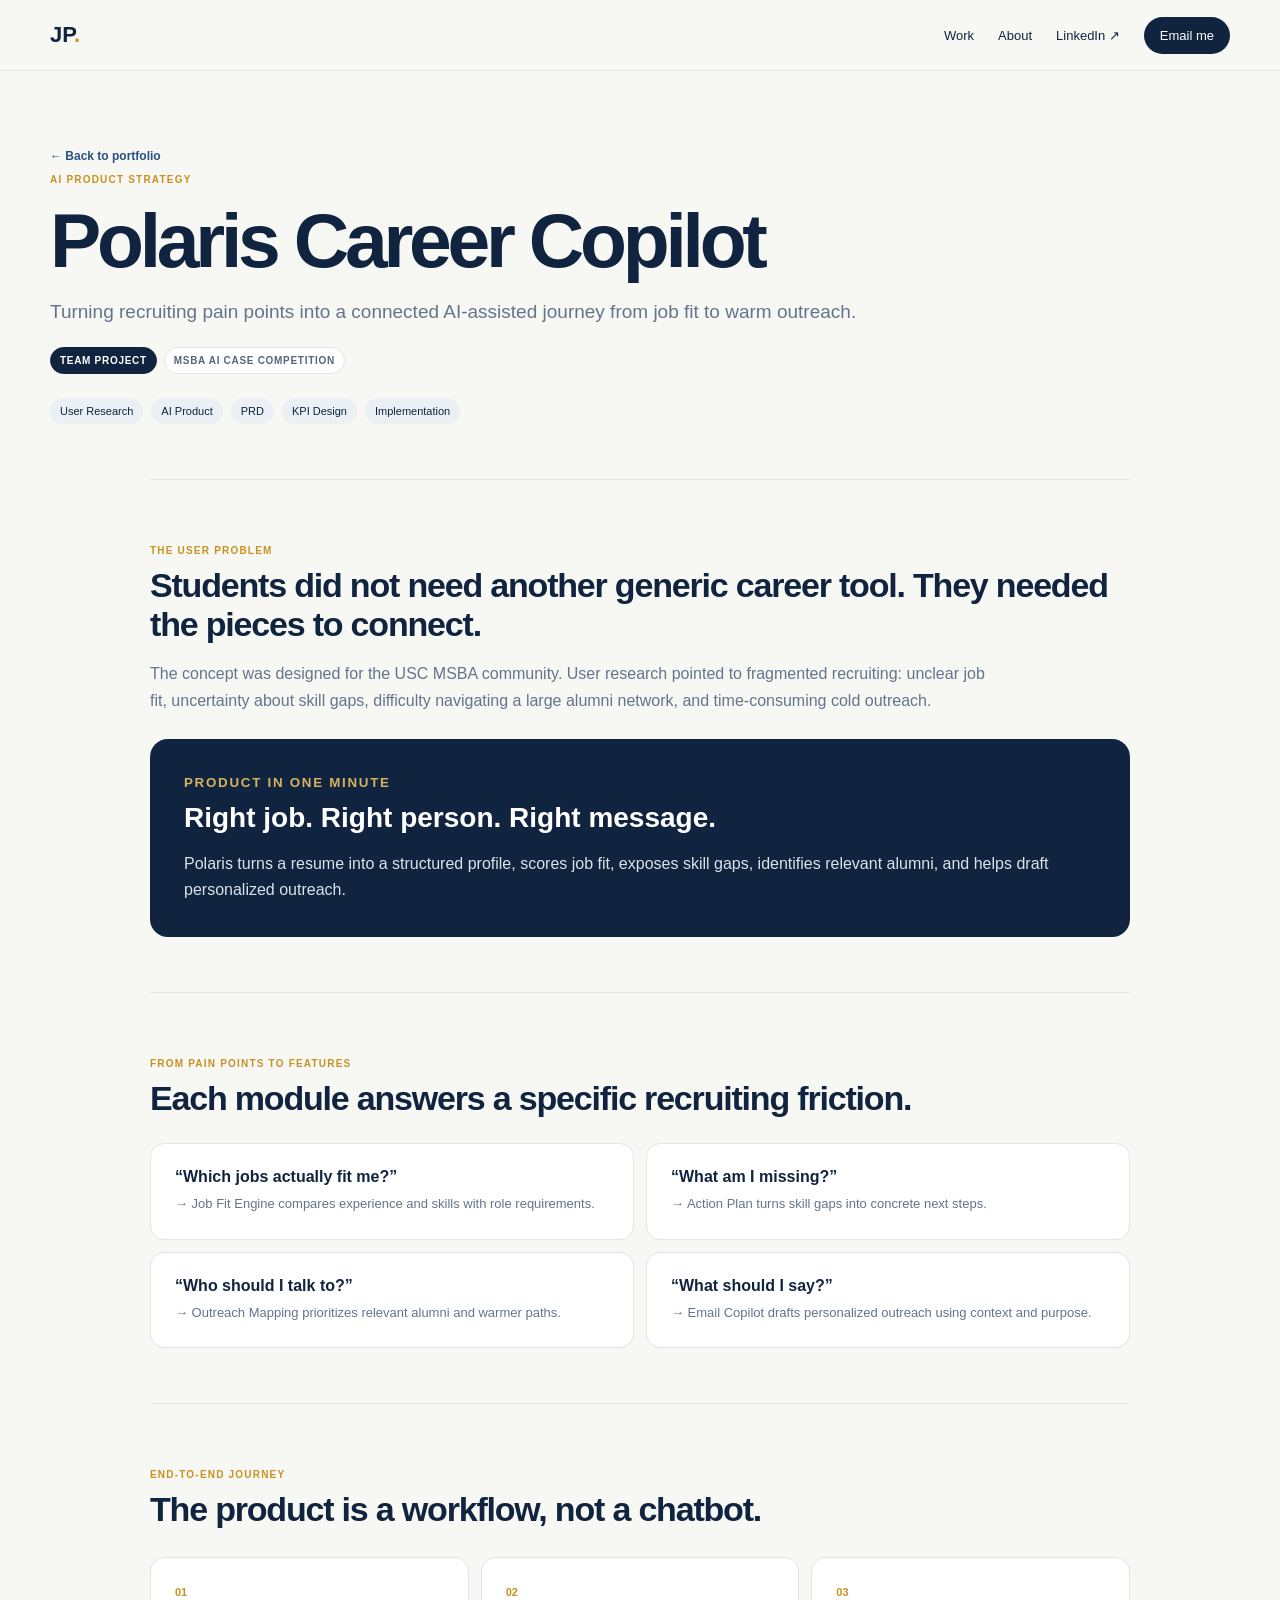
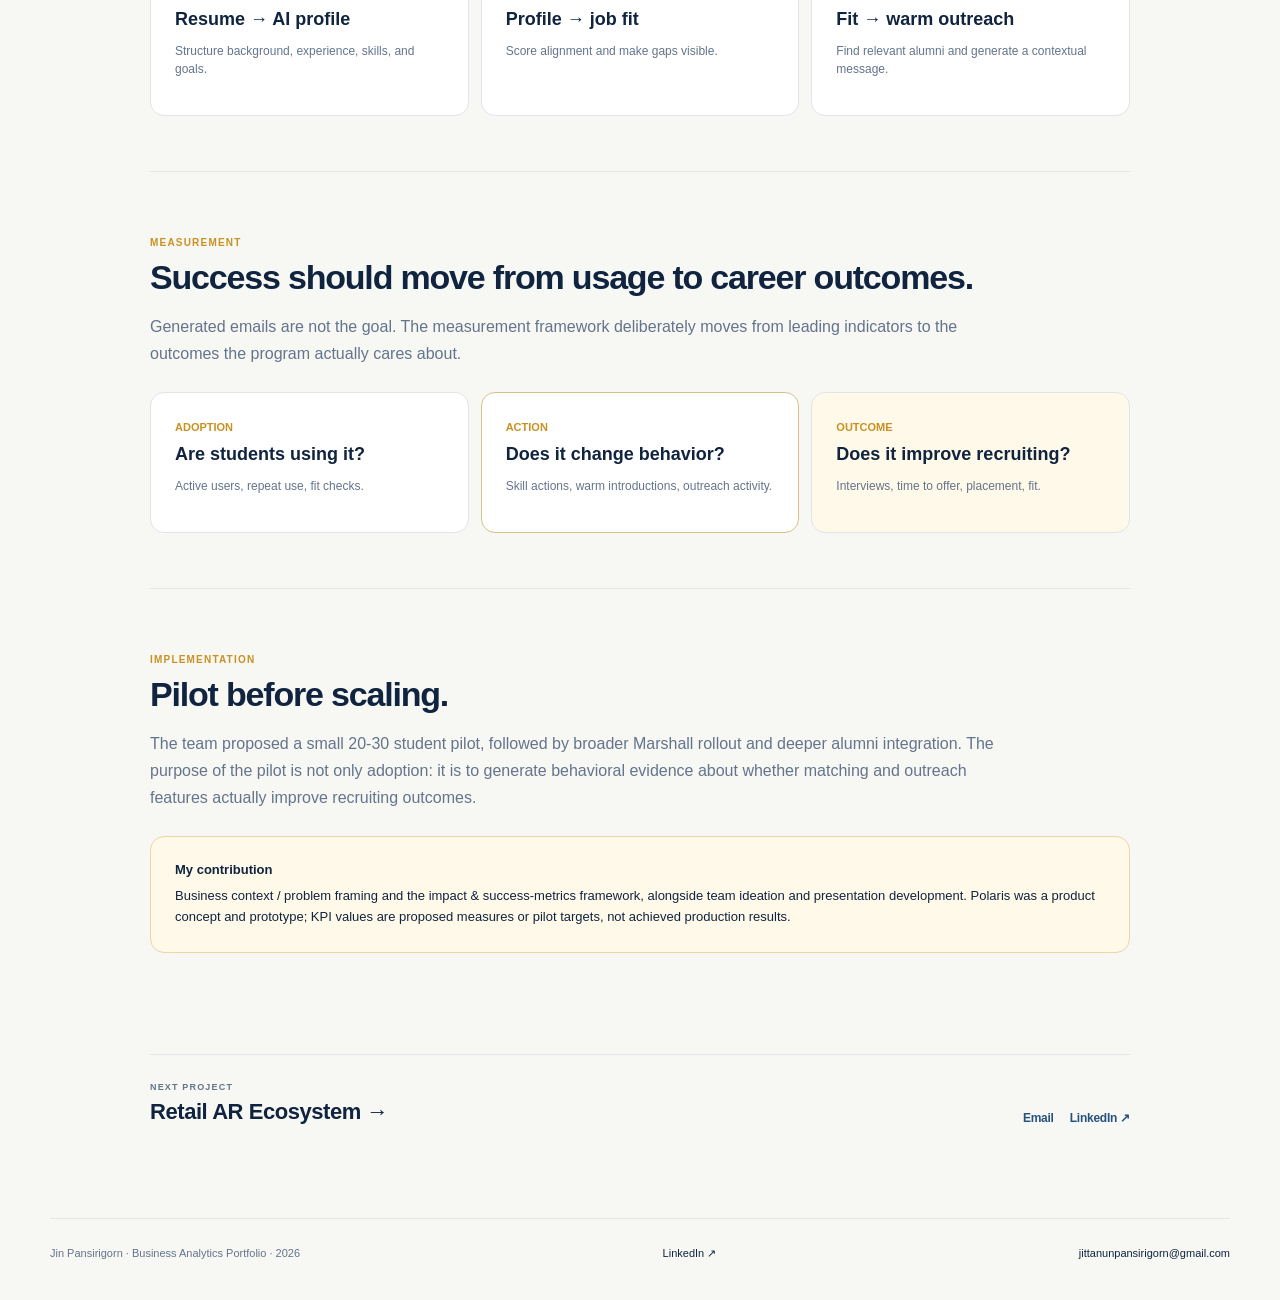
<file: polaris.html>
<!doctype html><html><head><meta charset="utf-8"><meta name="viewport" content="width=device-width,initial-scale=1"><title>Polaris Career Copilot | Jin Pansirigorn</title><link rel="stylesheet" href="styles.css"></head><body><header><nav class="shell"><a class="brand" href="index.html">JP<span>.</span></a><div class="links"><a href="index.html#work">Work</a><a href="index.html#about">About</a><a href="https://www.linkedin.com/in/jittanun-pansirigorn/" target="_blank">LinkedIn ↗</a><a class="pill" href="mailto:jittanunpansirigorn@gmail.com">Email me</a></div></nav></header><main><section class="case-hero shell"><a class="back" href="index.html#work">← Back to portfolio</a><p class="case-label">AI PRODUCT STRATEGY</p><h1>Polaris Career Copilot</h1><p class="intro">Turning recruiting pain points into a connected AI-assisted journey from job fit to warm outreach.</p><div class="project-context"><span>Team Project</span><span>MSBA AI Case Competition</span></div><div class="case-meta"><span>User Research</span><span>AI Product</span><span>PRD</span><span>KPI Design</span><span>Implementation</span></div></section><div class="case-main shell"><div class="story">
<section><p class="case-label">THE USER PROBLEM</p><h2>Students did not need another generic career tool. They needed the pieces to connect.</h2><p class="explain">The concept was designed for the USC MSBA community. User research pointed to fragmented recruiting: unclear job fit, uncertainty about skill gaps, difficulty navigating a large alumni network, and time-consuming cold outreach.</p><div class="answerbox"><small>PRODUCT IN ONE MINUTE</small><h3>Right job. Right person. Right message.</h3><p>Polaris turns a resume into a structured profile, scores job fit, exposes skill gaps, identifies relevant alumni, and helps draft personalized outreach.</p></div></section>
<section><p class="case-label">FROM PAIN POINTS TO FEATURES</p><h2>Each module answers a specific recruiting friction.</h2><div class="bizgrid"><div class="bizcard"><b>“Which jobs actually fit me?”</b><p>→ Job Fit Engine compares experience and skills with role requirements.</p></div><div class="bizcard"><b>“What am I missing?”</b><p>→ Action Plan turns skill gaps into concrete next steps.</p></div><div class="bizcard"><b>“Who should I talk to?”</b><p>→ Outreach Mapping prioritizes relevant alumni and warmer paths.</p></div><div class="bizcard"><b>“What should I say?”</b><p>→ Email Copilot drafts personalized outreach using context and purpose.</p></div></div></section>
<section><p class="case-label">END-TO-END JOURNEY</p><h2>The product is a workflow, not a chatbot.</h2><div class="process"><div class="step"><span class="num">01</span><h3>Resume → AI profile</h3><p>Structure background, experience, skills, and goals.</p></div><div class="step"><span class="num">02</span><h3>Profile → job fit</h3><p>Score alignment and make gaps visible.</p></div><div class="step"><span class="num">03</span><h3>Fit → warm outreach</h3><p>Find relevant alumni and generate a contextual message.</p></div></div></section>
<section><p class="case-label">MEASUREMENT</p><h2>Success should move from usage to career outcomes.</h2><p class="explain">Generated emails are not the goal. The measurement framework deliberately moves from leading indicators to the outcomes the program actually cares about.</p><div class="metric-funnel"><div class="step"><span class="num">ADOPTION</span><h3>Are students using it?</h3><p>Active users, repeat use, fit checks.</p></div><div class="step"><span class="num">ACTION</span><h3>Does it change behavior?</h3><p>Skill actions, warm introductions, outreach activity.</p></div><div class="step"><span class="num">OUTCOME</span><h3>Does it improve recruiting?</h3><p>Interviews, time to offer, placement, fit.</p></div></div></section>
<section><p class="case-label">IMPLEMENTATION</p><h2>Pilot before scaling.</h2><p class="explain">The team proposed a small 20-30 student pilot, followed by broader Marshall rollout and deeper alumni integration. The purpose of the pilot is not only adoption: it is to generate behavioral evidence about whether matching and outreach features actually improve recruiting outcomes.</p><div class="scope"><b>My contribution</b>Business context / problem framing and the impact & success-metrics framework, alongside team ideation and presentation development. Polaris was a product concept and prototype; KPI values are proposed measures or pilot targets, not achieved production results.</div></section><div class="case-end"><div><small>NEXT PROJECT</small><a href="retail-ar.html">Retail AR Ecosystem →</a></div><div class="end-contact"><a href="mailto:jittanunpansirigorn@gmail.com">Email</a><a href="https://www.linkedin.com/in/jittanun-pansirigorn/" target="_blank">LinkedIn ↗</a></div></div></div></div></main><footer class="shell"><span>Jin Pansirigorn · Business Analytics Portfolio · 2026</span><a href="https://www.linkedin.com/in/jittanun-pansirigorn/" target="_blank">LinkedIn ↗</a><a href="mailto:jittanunpansirigorn@gmail.com">jittanunpansirigorn@gmail.com</a></footer></body></html>
</file>
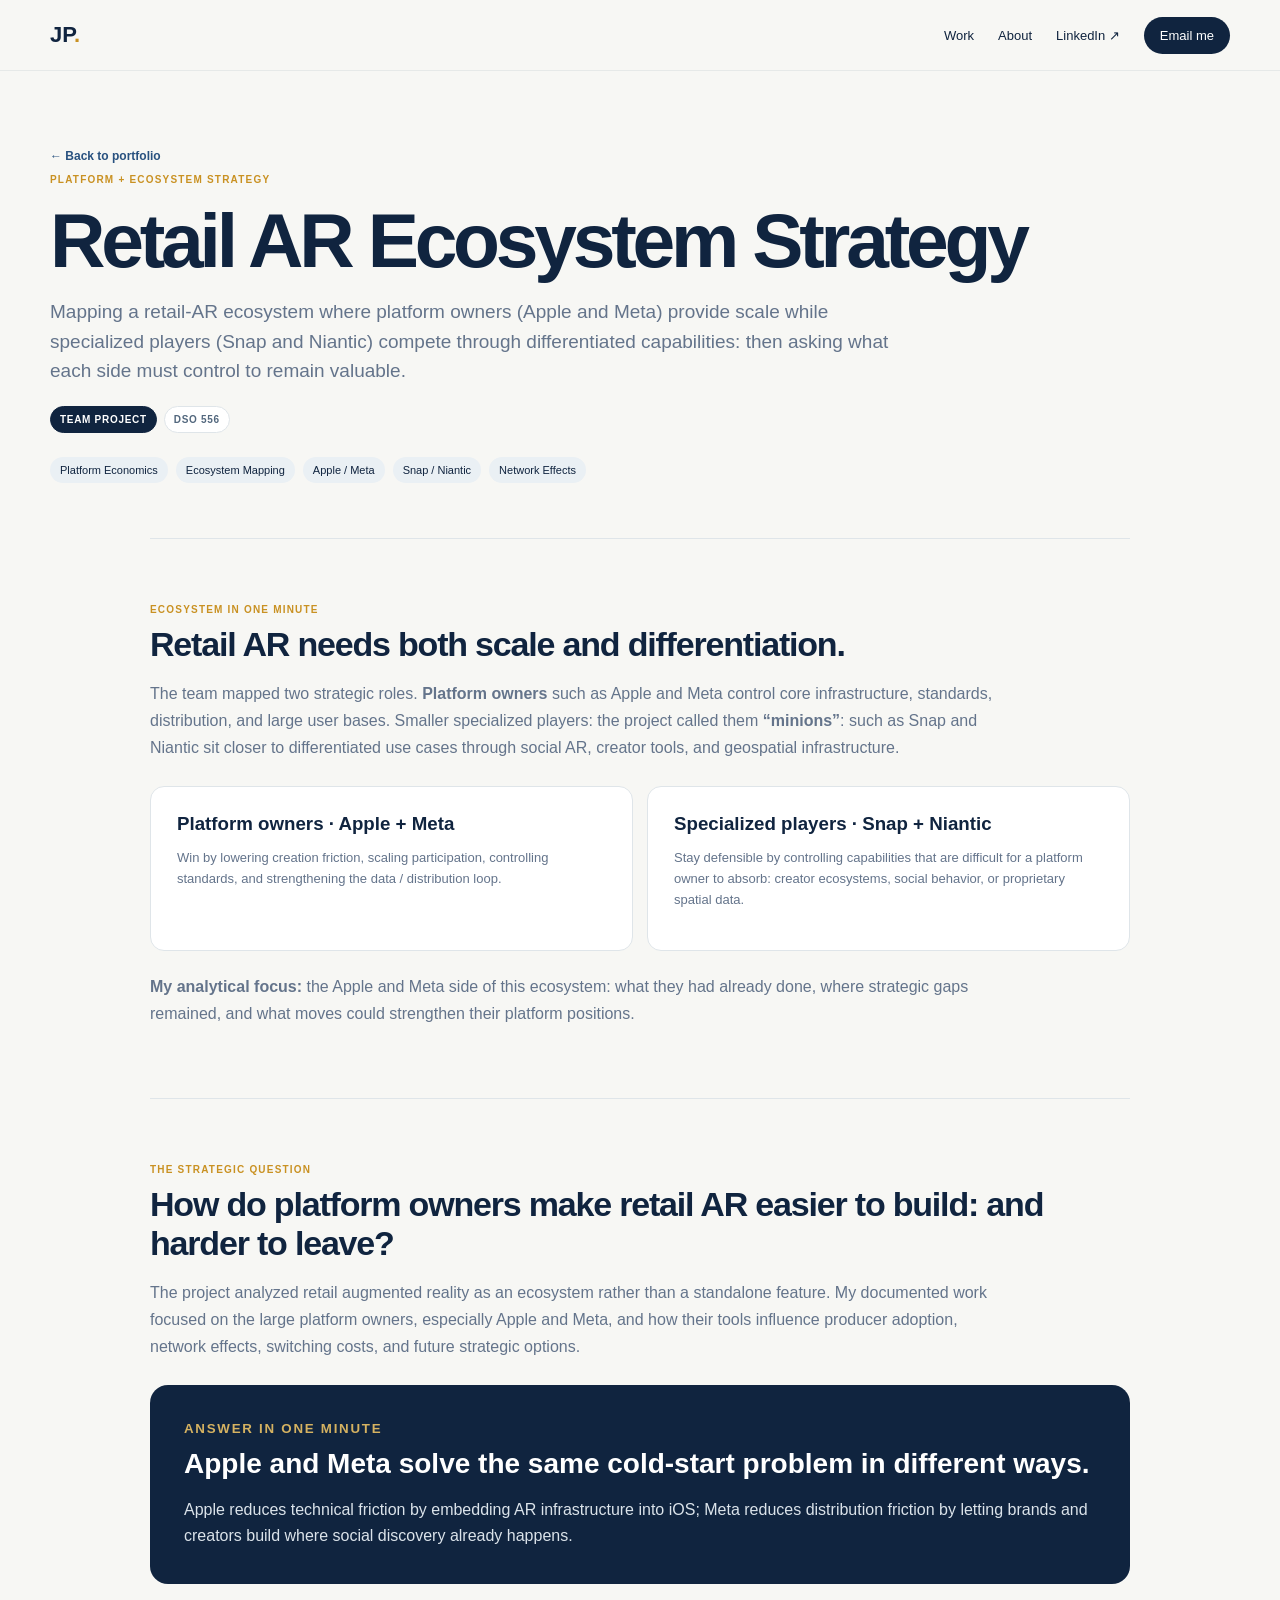
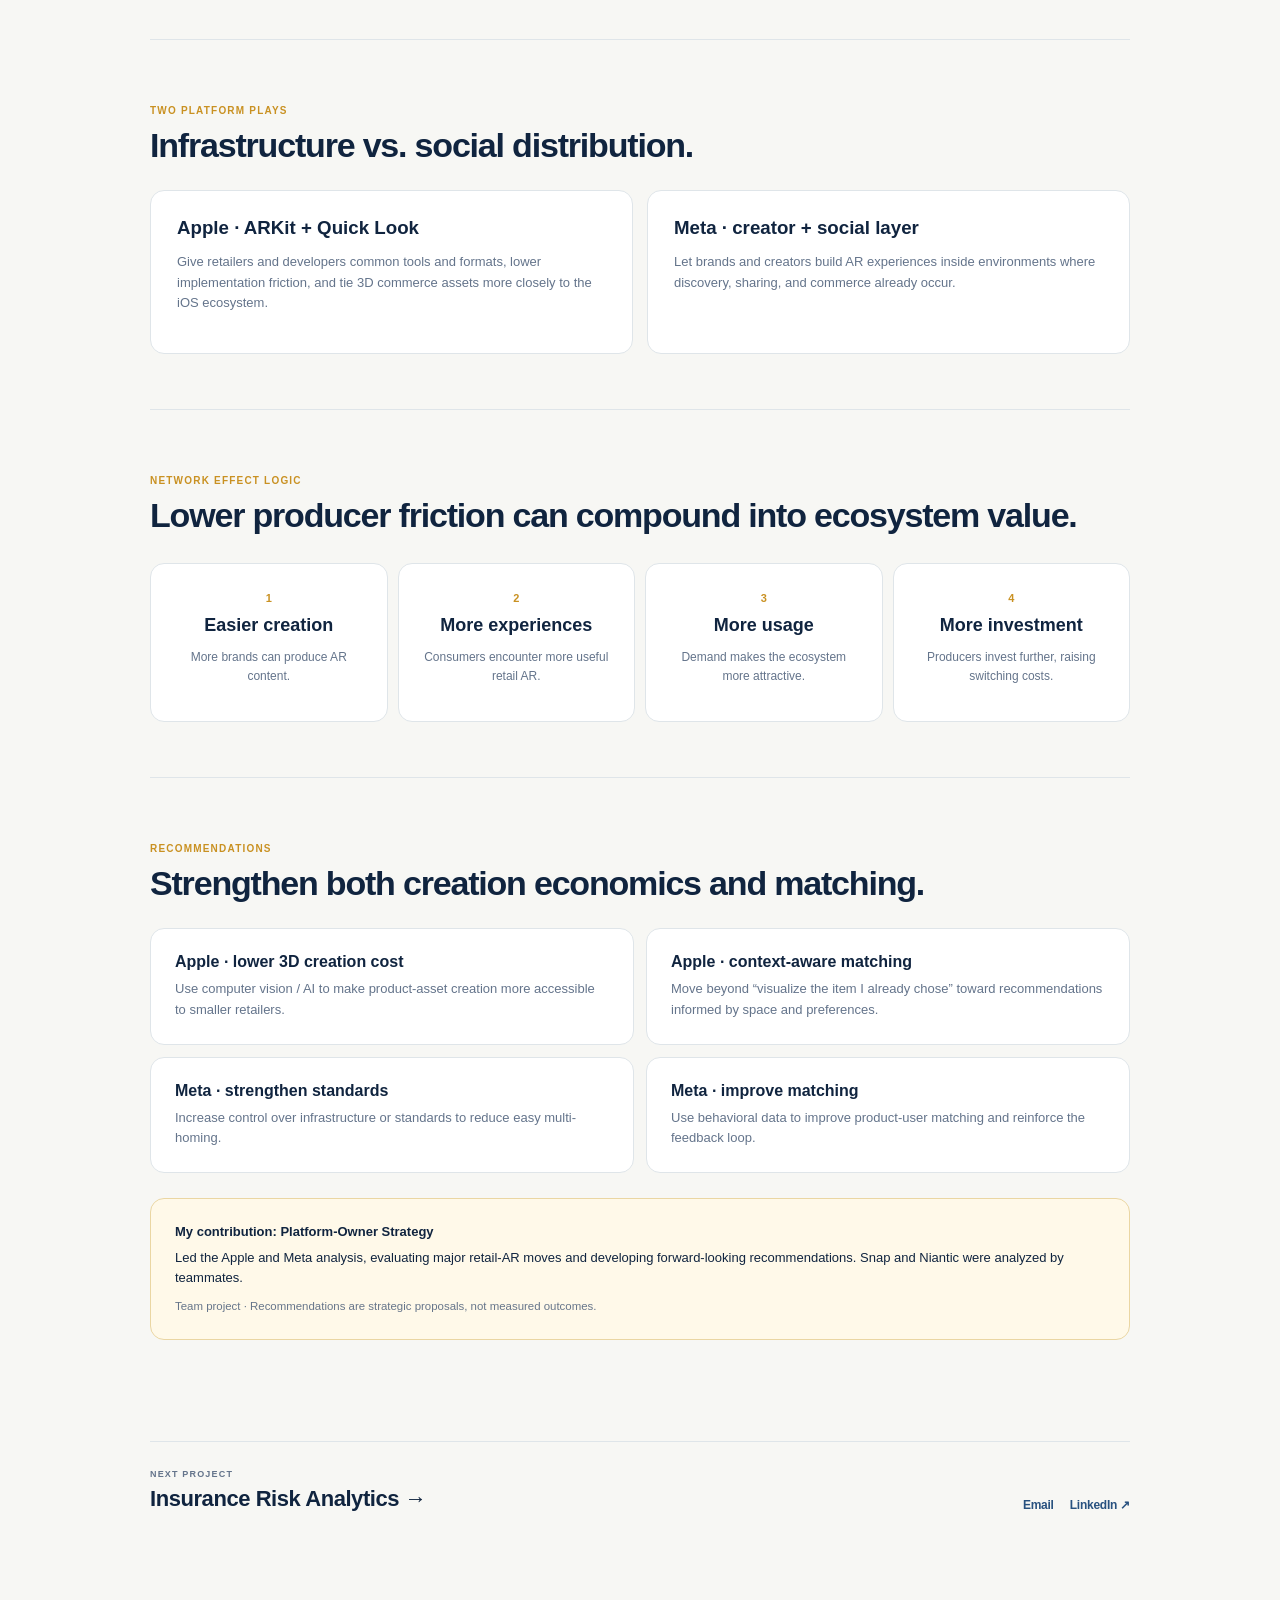
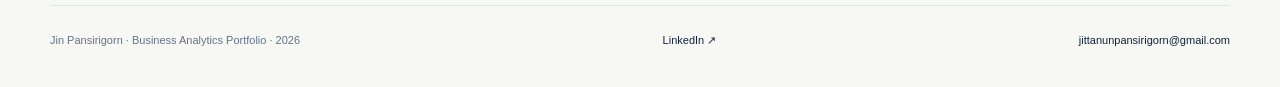
<file: retail-ar.html>
<!doctype html><html><head><meta charset="utf-8"><meta name="viewport" content="width=device-width,initial-scale=1"><title>Retail AR Ecosystem Strategy | Jin Pansirigorn</title><link rel="stylesheet" href="styles.css"><style>.scope-note{display:block;margin-top:8px;font-size:.88em;color:#66758a;font-weight:500}</style></head><body><header><nav class="shell"><a class="brand" href="index.html">JP<span>.</span></a><div class="links"><a href="index.html#work">Work</a><a href="index.html#about">About</a><a href="https://www.linkedin.com/in/jittanun-pansirigorn/" target="_blank">LinkedIn ↗</a><a class="pill" href="mailto:jittanunpansirigorn@gmail.com">Email me</a></div></nav></header><main><section class="case-hero shell"><a class="back" href="index.html#work">← Back to portfolio</a><p class="case-label">PLATFORM + ECOSYSTEM STRATEGY</p><h1>Retail AR Ecosystem Strategy</h1><p class="intro">Mapping a retail-AR ecosystem where platform owners (Apple and Meta) provide scale while specialized players (Snap and Niantic) compete through differentiated capabilities: then asking what each side must control to remain valuable.</p><div class="project-context"><span>Team Project</span><span>DSO 556</span></div><div class="case-meta"><span>Platform Economics</span><span>Ecosystem Mapping</span><span>Apple / Meta</span><span>Snap / Niantic</span><span>Network Effects</span></div></section><div class="case-main shell"><div class="story"><section><p class="case-label">ECOSYSTEM IN ONE MINUTE</p><h2>Retail AR needs both scale and differentiation.</h2><p class="explain">The team mapped two strategic roles. <b>Platform owners</b> such as Apple and Meta control core infrastructure, standards, distribution, and large user bases. Smaller specialized players: the project called them <b>“minions”</b>: such as Snap and Niantic sit closer to differentiated use cases through social AR, creator tools, and geospatial infrastructure.</p><div class="compare"><div><h3>Platform owners · Apple + Meta</h3><p>Win by lowering creation friction, scaling participation, controlling standards, and strengthening the data / distribution loop.</p></div><div><h3>Specialized players · Snap + Niantic</h3><p>Stay defensible by controlling capabilities that are difficult for a platform owner to absorb: creator ecosystems, social behavior, or proprietary spatial data.</p></div></div><p class="explain" style="margin-top:22px"><b>My analytical focus:</b> the Apple and Meta side of this ecosystem: what they had already done, where strategic gaps remained, and what moves could strengthen their platform positions.</p></section>
<section><p class="case-label">THE STRATEGIC QUESTION</p><h2>How do platform owners make retail AR easier to build: and harder to leave?</h2><p class="explain">The project analyzed retail augmented reality as an ecosystem rather than a standalone feature. My documented work focused on the large platform owners, especially Apple and Meta, and how their tools influence producer adoption, network effects, switching costs, and future strategic options.</p><div class="answerbox"><small>ANSWER IN ONE MINUTE</small><h3>Apple and Meta solve the same cold-start problem in different ways.</h3><p>Apple reduces technical friction by embedding AR infrastructure into iOS; Meta reduces distribution friction by letting brands and creators build where social discovery already happens.</p></div></section>
<section><p class="case-label">TWO PLATFORM PLAYS</p><h2>Infrastructure vs. social distribution.</h2><div class="compare"><div><h3>Apple · ARKit + Quick Look</h3><p>Give retailers and developers common tools and formats, lower implementation friction, and tie 3D commerce assets more closely to the iOS ecosystem.</p></div><div><h3>Meta · creator + social layer</h3><p>Let brands and creators build AR experiences inside environments where discovery, sharing, and commerce already occur.</p></div></div></section>
<section><p class="case-label">NETWORK EFFECT LOGIC</p><h2>Lower producer friction can compound into ecosystem value.</h2><div class="flywheel"><div class="step"><span class="num">1</span><h3>Easier creation</h3><p>More brands can produce AR content.</p></div><div class="step"><span class="num">2</span><h3>More experiences</h3><p>Consumers encounter more useful retail AR.</p></div><div class="step"><span class="num">3</span><h3>More usage</h3><p>Demand makes the ecosystem more attractive.</p></div><div class="step"><span class="num">4</span><h3>More investment</h3><p>Producers invest further, raising switching costs.</p></div></div></section>
<section><p class="case-label">RECOMMENDATIONS</p><h2>Strengthen both creation economics and matching.</h2><div class="bizgrid"><div class="bizcard"><b>Apple · lower 3D creation cost</b><p>Use computer vision / AI to make product-asset creation more accessible to smaller retailers.</p></div><div class="bizcard"><b>Apple · context-aware matching</b><p>Move beyond “visualize the item I already chose” toward recommendations informed by space and preferences.</p></div><div class="bizcard"><b>Meta · strengthen standards</b><p>Increase control over infrastructure or standards to reduce easy multi-homing.</p></div><div class="bizcard"><b>Meta · improve matching</b><p>Use behavioral data to improve product-user matching and reinforce the feedback loop.</p></div></div><div class="scope"><b>My contribution: Platform-Owner Strategy</b>Led the Apple and Meta analysis, evaluating major retail-AR moves and developing forward-looking recommendations. Snap and Niantic were analyzed by teammates.<span class="scope-note">Team project · Recommendations are strategic proposals, not measured outcomes.</span></div></section><div class="case-end"><div><small>NEXT PROJECT</small><a href="insurance.html">Insurance Risk Analytics →</a></div><div class="end-contact"><a href="mailto:jittanunpansirigorn@gmail.com">Email</a><a href="https://www.linkedin.com/in/jittanun-pansirigorn/" target="_blank">LinkedIn ↗</a></div></div></div></div></main><footer class="shell"><span>Jin Pansirigorn · Business Analytics Portfolio · 2026</span><a href="https://www.linkedin.com/in/jittanun-pansirigorn/" target="_blank">LinkedIn ↗</a><a href="mailto:jittanunpansirigorn@gmail.com">jittanunpansirigorn@gmail.com</a></footer></body></html>
</file>
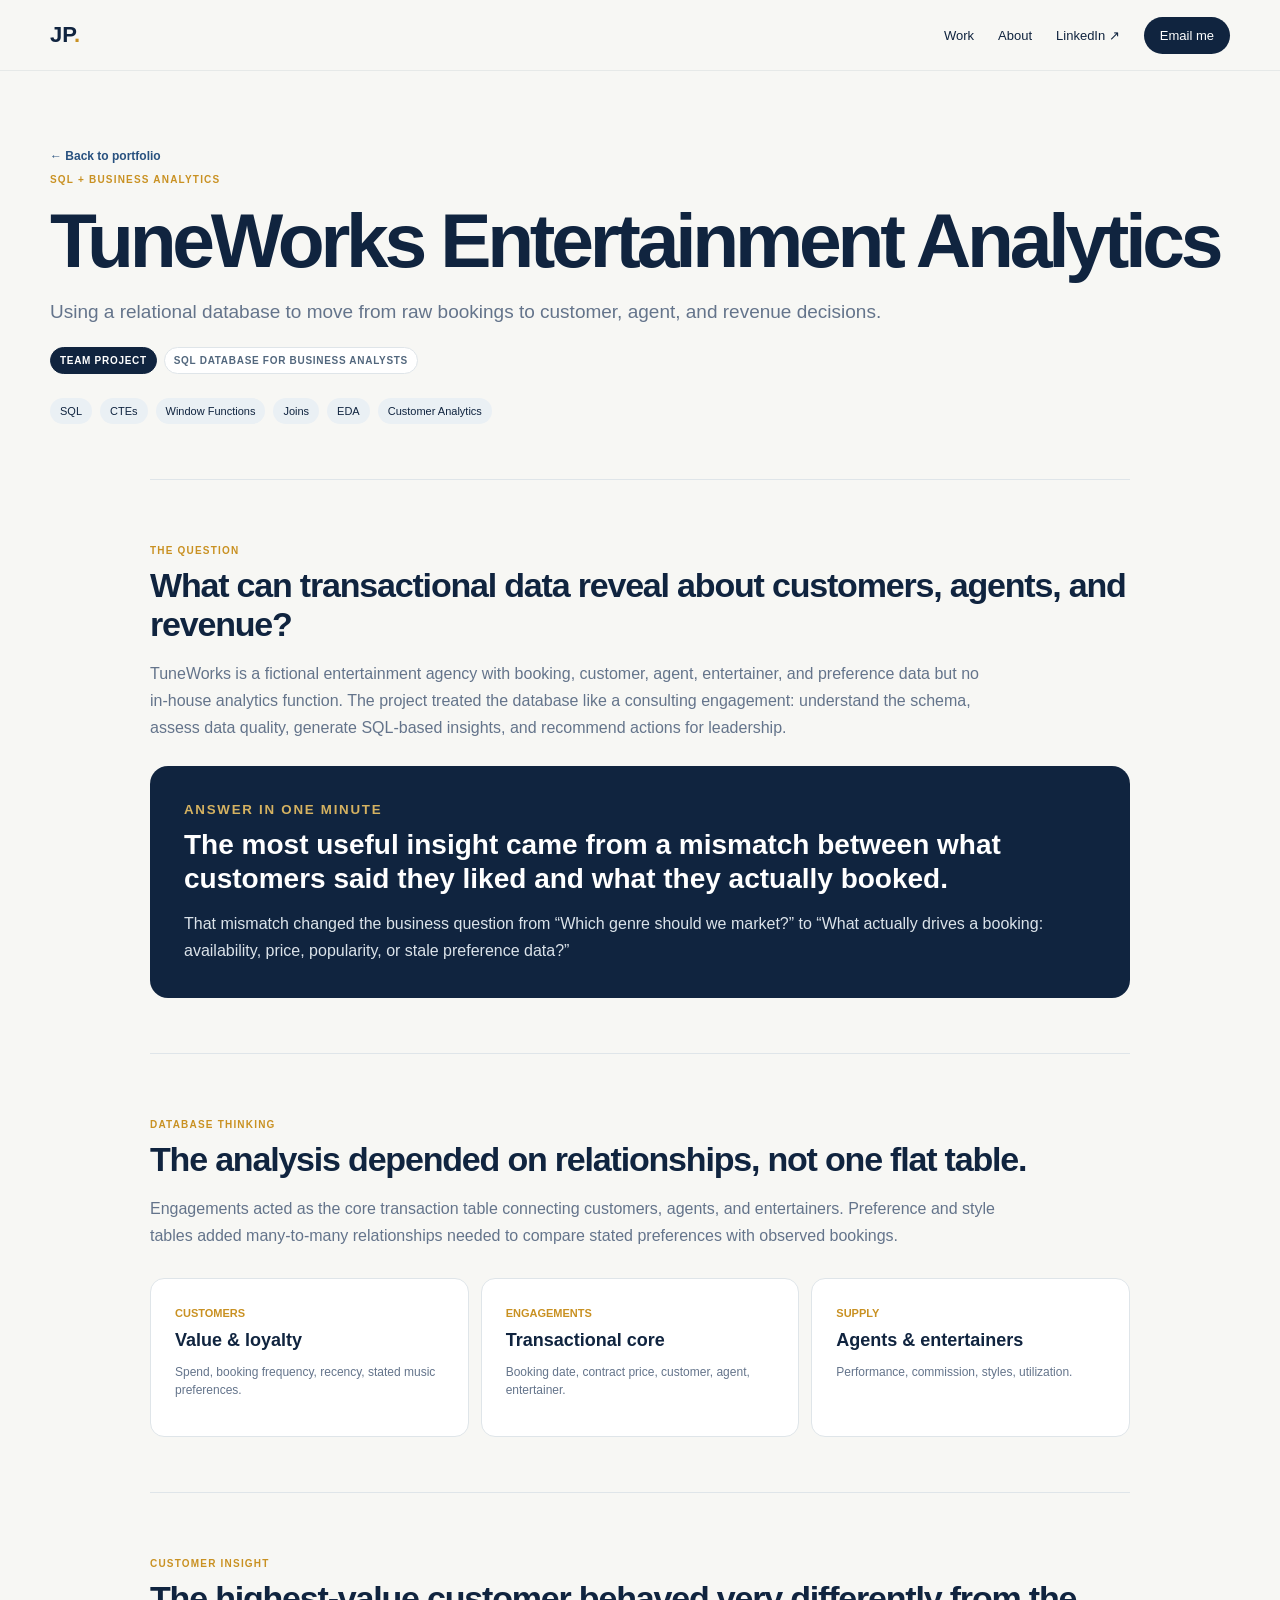
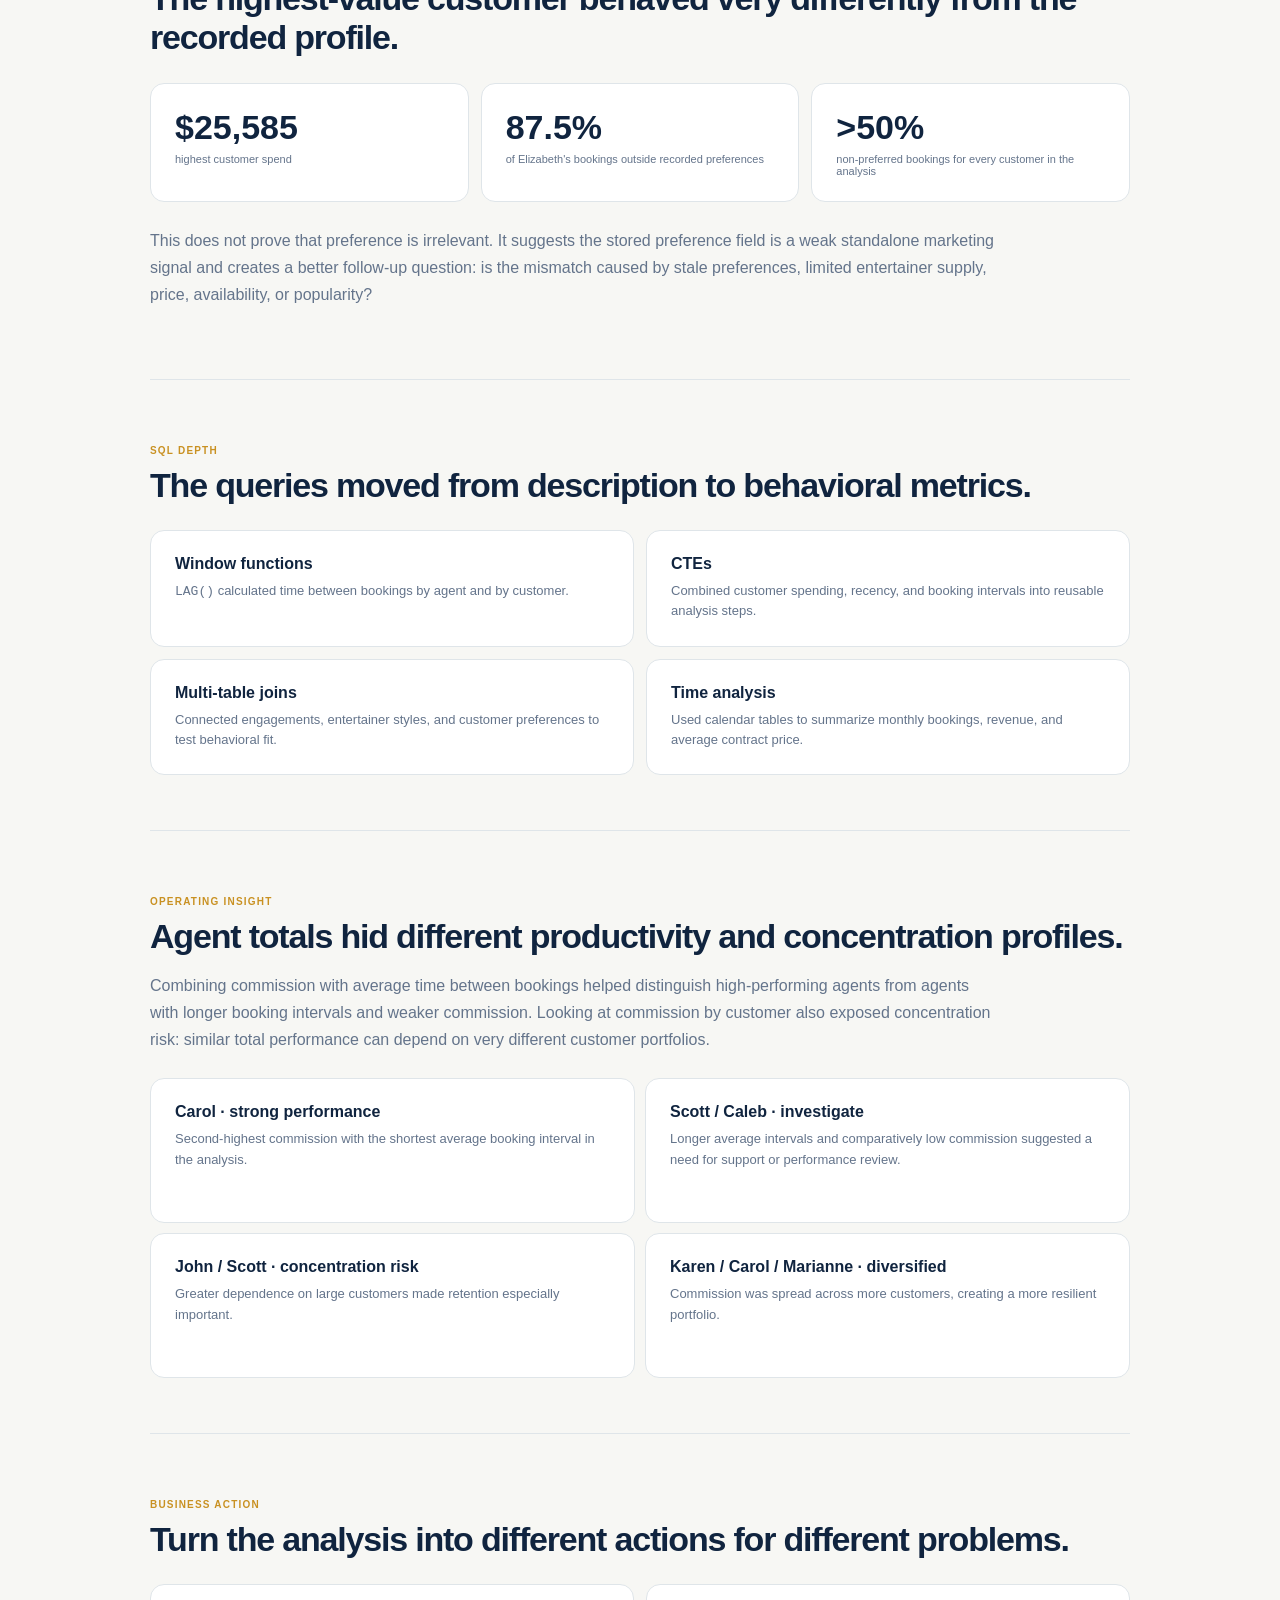
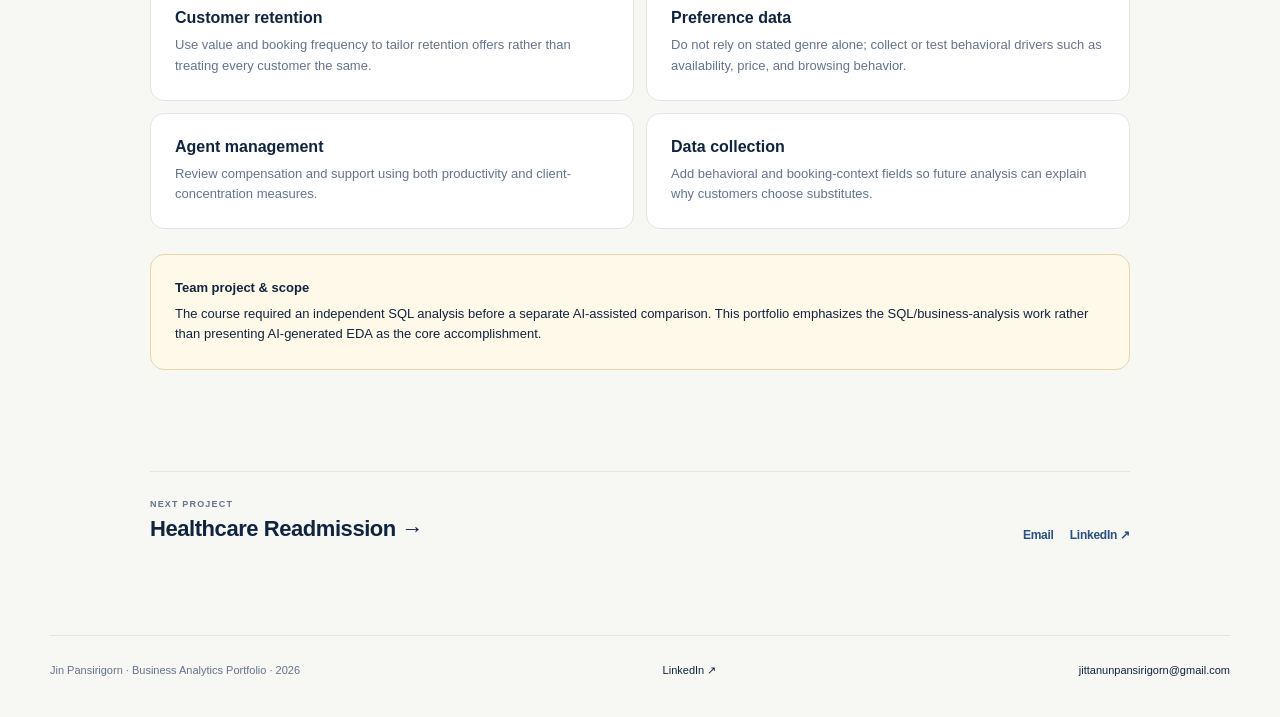
<file: tuneworks.html>
<!doctype html><html><head><meta charset="utf-8"><meta name="viewport" content="width=device-width,initial-scale=1"><title>TuneWorks Entertainment Analytics | Jin Pansirigorn</title><link rel="stylesheet" href="styles.css"></head><body><header><nav class="shell"><a class="brand" href="index.html">JP<span>.</span></a><div class="links"><a href="index.html#work">Work</a><a href="index.html#about">About</a><a href="https://www.linkedin.com/in/jittanun-pansirigorn/" target="_blank">LinkedIn ↗</a><a class="pill" href="mailto:jittanunpansirigorn@gmail.com">Email me</a></div></nav></header><main><section class="case-hero shell"><a class="back" href="index.html#work">← Back to portfolio</a><p class="case-label">SQL + BUSINESS ANALYTICS</p><h1>TuneWorks Entertainment Analytics</h1><p class="intro">Using a relational database to move from raw bookings to customer, agent, and revenue decisions.</p><div class="project-context"><span>Team Project</span><span>SQL Database for Business Analysts</span></div><div class="case-meta"><span>SQL</span><span>CTEs</span><span>Window Functions</span><span>Joins</span><span>EDA</span><span>Customer Analytics</span></div></section><div class="case-main shell"><div class="story">
<section><p class="case-label">THE QUESTION</p><h2>What can transactional data reveal about customers, agents, and revenue?</h2><p class="explain">TuneWorks is a fictional entertainment agency with booking, customer, agent, entertainer, and preference data but no in-house analytics function. The project treated the database like a consulting engagement: understand the schema, assess data quality, generate SQL-based insights, and recommend actions for leadership.</p><div class="answerbox"><small>ANSWER IN ONE MINUTE</small><h3>The most useful insight came from a mismatch between what customers said they liked and what they actually booked.</h3><p>That mismatch changed the business question from “Which genre should we market?” to “What actually drives a booking: availability, price, popularity, or stale preference data?”</p></div></section>
<section><p class="case-label">DATABASE THINKING</p><h2>The analysis depended on relationships, not one flat table.</h2><p class="explain">Engagements acted as the core transaction table connecting customers, agents, and entertainers. Preference and style tables added many-to-many relationships needed to compare stated preferences with observed bookings.</p><div class="process"><div class="step"><span class="num">CUSTOMERS</span><h3>Value & loyalty</h3><p>Spend, booking frequency, recency, stated music preferences.</p></div><div class="step"><span class="num">ENGAGEMENTS</span><h3>Transactional core</h3><p>Booking date, contract price, customer, agent, entertainer.</p></div><div class="step"><span class="num">SUPPLY</span><h3>Agents & entertainers</h3><p>Performance, commission, styles, utilization.</p></div></div></section>
<section><p class="case-label">CUSTOMER INSIGHT</p><h2>The highest-value customer behaved very differently from the recorded profile.</h2><div class="bigstatgrid"><div class="bigstat"><b>$25,585</b><span>highest customer spend</span></div><div class="bigstat"><b>87.5%</b><span>of Elizabeth's bookings outside recorded preferences</span></div><div class="bigstat"><b>&gt;50%</b><span>non-preferred bookings for every customer in the analysis</span></div></div><p class="explain" style="margin-top:25px">This does not prove that preference is irrelevant. It suggests the stored preference field is a weak standalone marketing signal and creates a better follow-up question: is the mismatch caused by stale preferences, limited entertainer supply, price, availability, or popularity?</p></section>
<section><p class="case-label">SQL DEPTH</p><h2>The queries moved from description to behavioral metrics.</h2><div class="bizgrid"><div class="bizcard"><b>Window functions</b><p><code>LAG()</code> calculated time between bookings by agent and by customer.</p></div><div class="bizcard"><b>CTEs</b><p>Combined customer spending, recency, and booking intervals into reusable analysis steps.</p></div><div class="bizcard"><b>Multi-table joins</b><p>Connected engagements, entertainer styles, and customer preferences to test behavioral fit.</p></div><div class="bizcard"><b>Time analysis</b><p>Used calendar tables to summarize monthly bookings, revenue, and average contract price.</p></div></div></section>
<section><p class="case-label">OPERATING INSIGHT</p><h2>Agent totals hid different productivity and concentration profiles.</h2><p class="explain">Combining commission with average time between bookings helped distinguish high-performing agents from agents with longer booking intervals and weaker commission. Looking at commission by customer also exposed concentration risk: similar total performance can depend on very different customer portfolios.</p><div class="matrix"><div class="bizcard"><b>Carol · strong performance</b><p>Second-highest commission with the shortest average booking interval in the analysis.</p></div><div class="bizcard"><b>Scott / Caleb · investigate</b><p>Longer average intervals and comparatively low commission suggested a need for support or performance review.</p></div><div class="bizcard"><b>John / Scott · concentration risk</b><p>Greater dependence on large customers made retention especially important.</p></div><div class="bizcard"><b>Karen / Carol / Marianne · diversified</b><p>Commission was spread across more customers, creating a more resilient portfolio.</p></div></div></section>
<section><p class="case-label">BUSINESS ACTION</p><h2>Turn the analysis into different actions for different problems.</h2><div class="bizgrid"><div class="bizcard"><b>Customer retention</b><p>Use value and booking frequency to tailor retention offers rather than treating every customer the same.</p></div><div class="bizcard"><b>Preference data</b><p>Do not rely on stated genre alone; collect or test behavioral drivers such as availability, price, and browsing behavior.</p></div><div class="bizcard"><b>Agent management</b><p>Review compensation and support using both productivity and client-concentration measures.</p></div><div class="bizcard"><b>Data collection</b><p>Add behavioral and booking-context fields so future analysis can explain why customers choose substitutes.</p></div></div><div class="scope"><b>Team project & scope</b>The course required an independent SQL analysis before a separate AI-assisted comparison. This portfolio emphasizes the SQL/business-analysis work rather than presenting AI-generated EDA as the core accomplishment.</div></section><div class="case-end"><div><small>NEXT PROJECT</small><a href="healthcare.html">Healthcare Readmission →</a></div><div class="end-contact"><a href="mailto:jittanunpansirigorn@gmail.com">Email</a><a href="https://www.linkedin.com/in/jittanun-pansirigorn/" target="_blank">LinkedIn ↗</a></div></div></div></div></main><footer class="shell"><span>Jin Pansirigorn · Business Analytics Portfolio · 2026</span><a href="https://www.linkedin.com/in/jittanun-pansirigorn/" target="_blank">LinkedIn ↗</a><a href="mailto:jittanunpansirigorn@gmail.com">jittanunpansirigorn@gmail.com</a></footer></body></html>
</file>
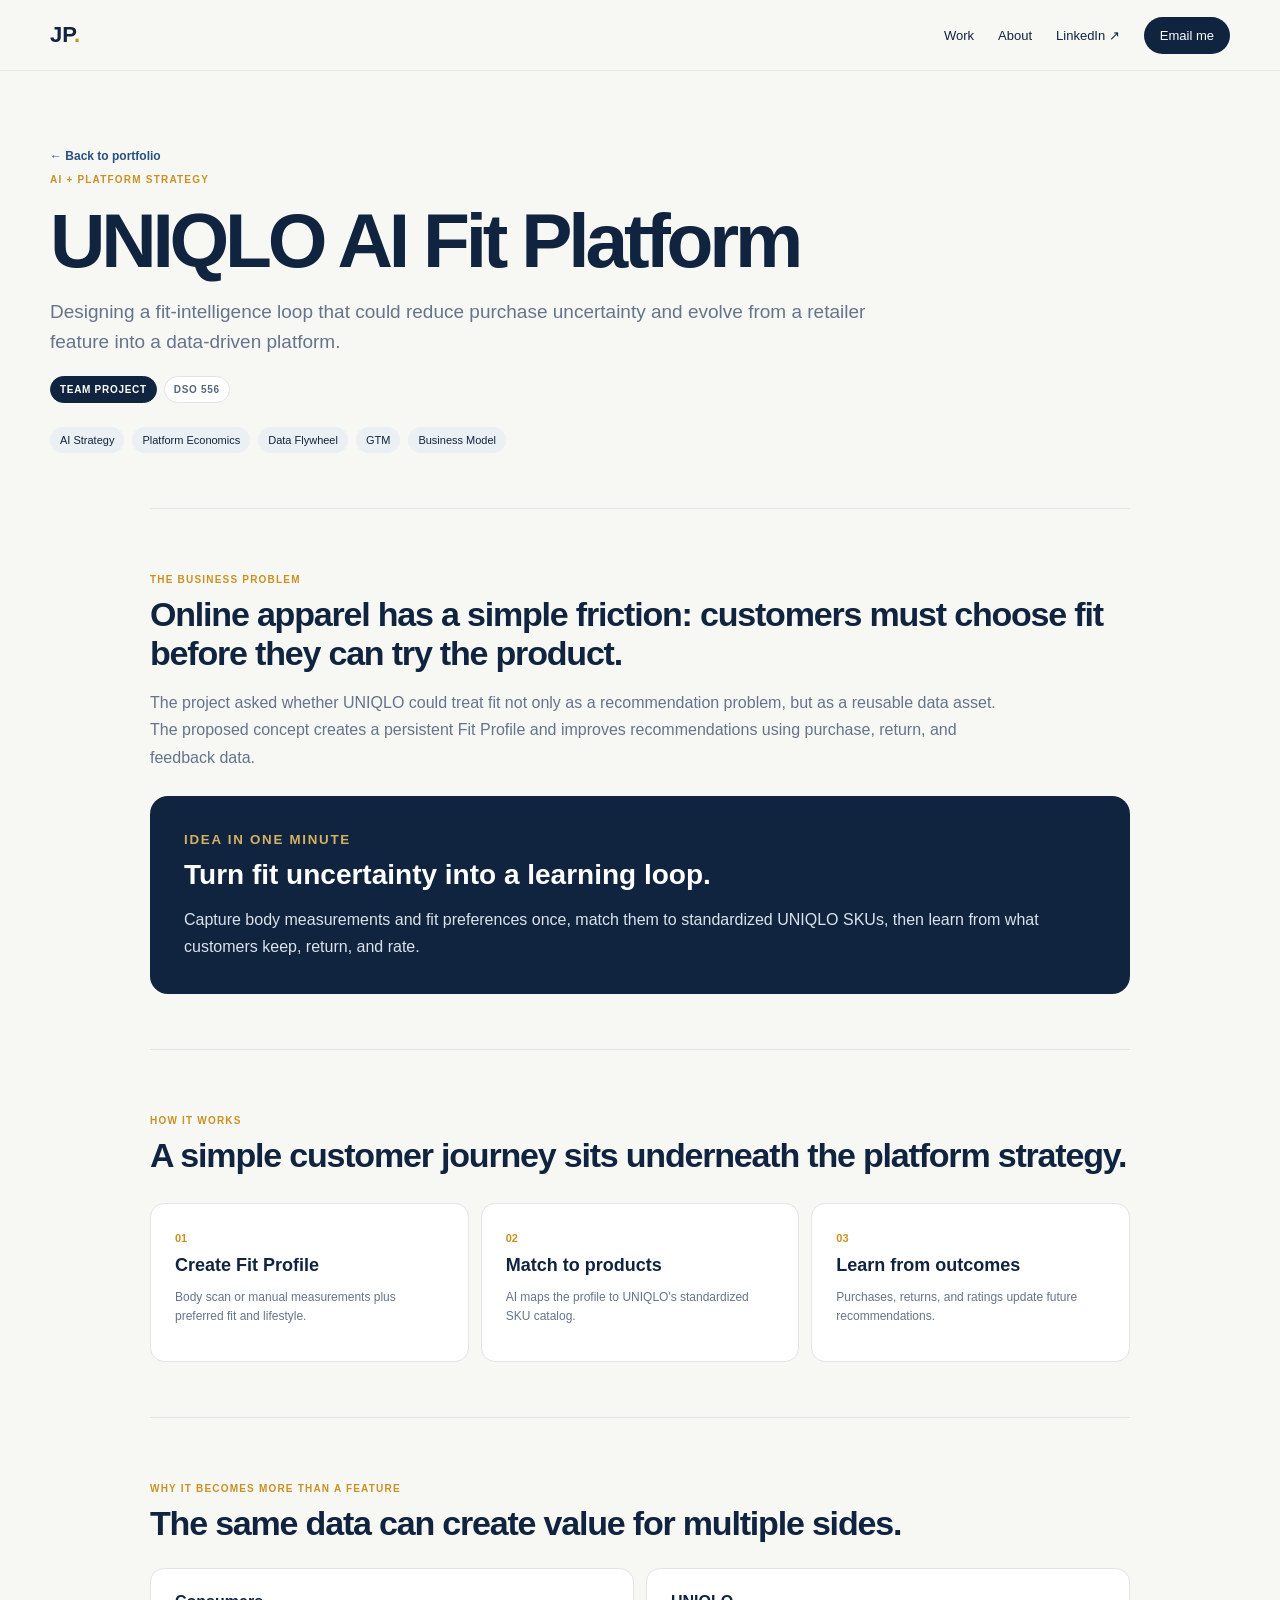
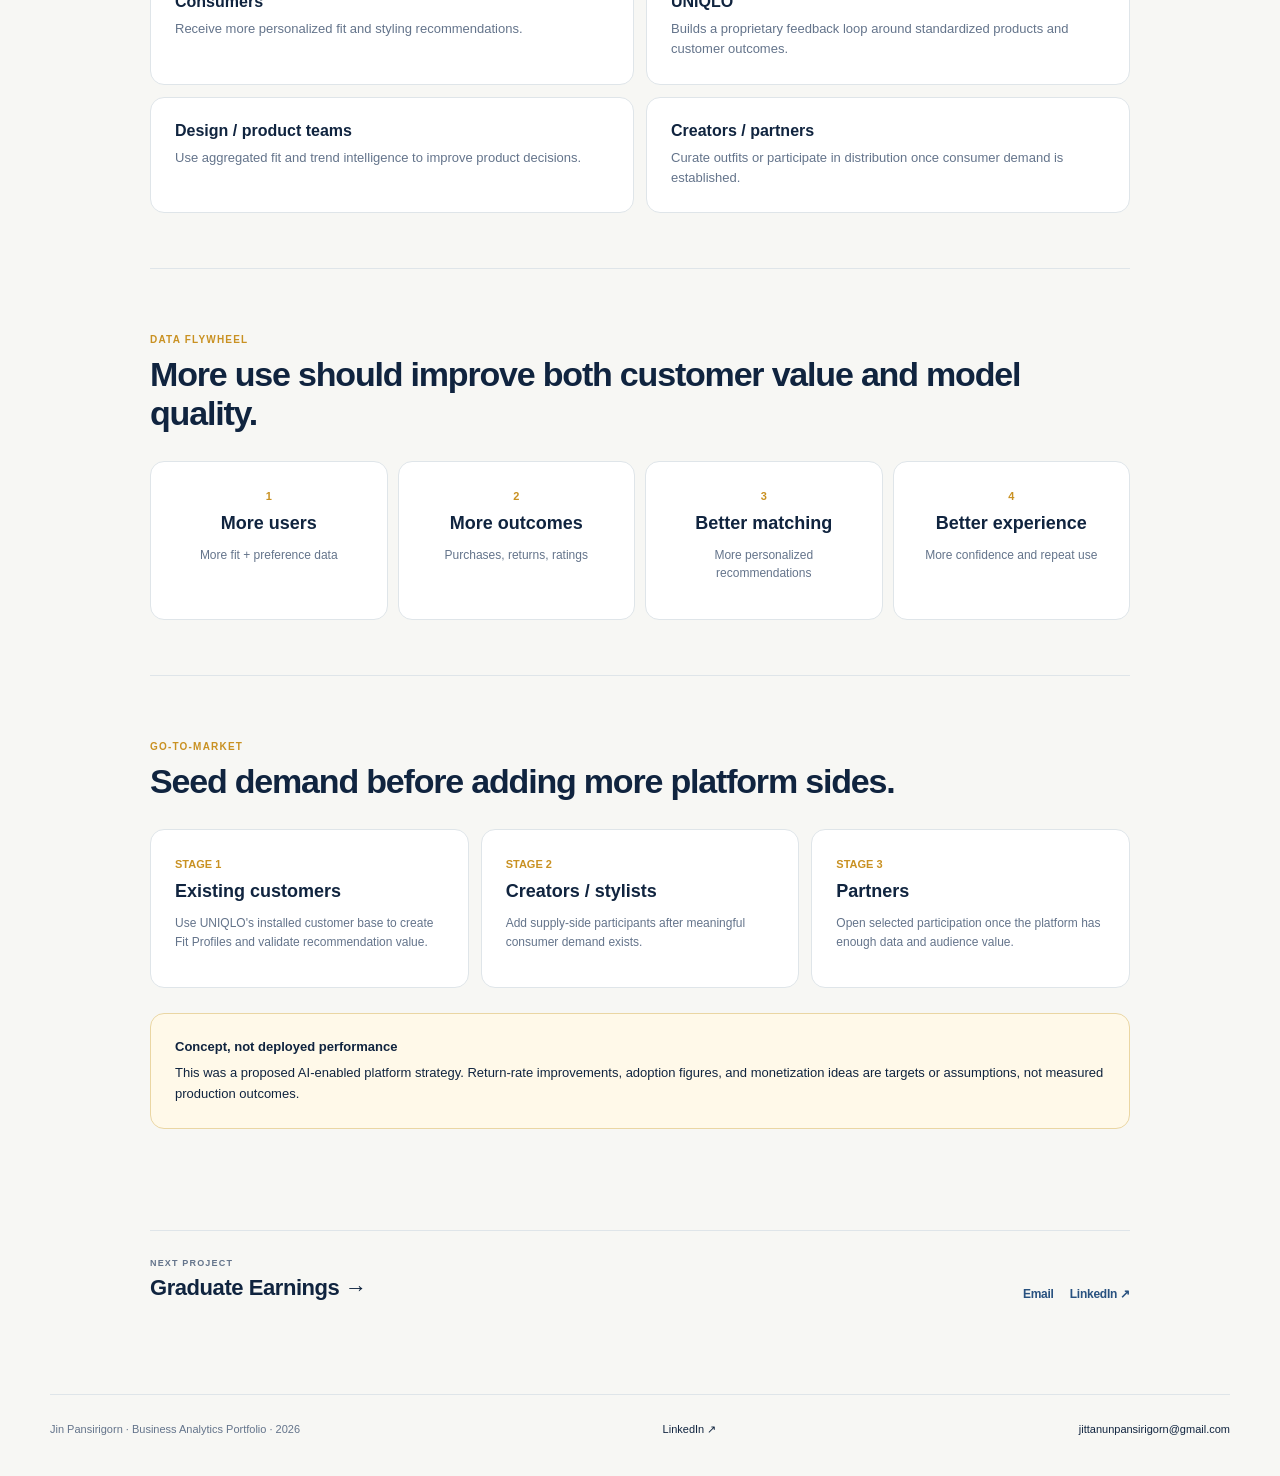
<file: uniqlo.html>
<!doctype html><html><head><meta charset="utf-8"><meta name="viewport" content="width=device-width,initial-scale=1"><title>UNIQLO AI Fit Platform | Jin Pansirigorn</title><link rel="stylesheet" href="styles.css"></head><body><header><nav class="shell"><a class="brand" href="index.html">JP<span>.</span></a><div class="links"><a href="index.html#work">Work</a><a href="index.html#about">About</a><a href="https://www.linkedin.com/in/jittanun-pansirigorn/" target="_blank">LinkedIn ↗</a><a class="pill" href="mailto:jittanunpansirigorn@gmail.com">Email me</a></div></nav></header><main><section class="case-hero shell"><a class="back" href="index.html#work">← Back to portfolio</a><p class="case-label">AI + PLATFORM STRATEGY</p><h1>UNIQLO AI Fit Platform</h1><p class="intro">Designing a fit-intelligence loop that could reduce purchase uncertainty and evolve from a retailer feature into a data-driven platform.</p><div class="project-context"><span>Team Project</span><span>DSO 556</span></div><div class="case-meta"><span>AI Strategy</span><span>Platform Economics</span><span>Data Flywheel</span><span>GTM</span><span>Business Model</span></div></section><div class="case-main shell"><div class="story">
<section><p class="case-label">THE BUSINESS PROBLEM</p><h2>Online apparel has a simple friction: customers must choose fit before they can try the product.</h2><p class="explain">The project asked whether UNIQLO could treat fit not only as a recommendation problem, but as a reusable data asset. The proposed concept creates a persistent Fit Profile and improves recommendations using purchase, return, and feedback data.</p><div class="answerbox"><small>IDEA IN ONE MINUTE</small><h3>Turn fit uncertainty into a learning loop.</h3><p>Capture body measurements and fit preferences once, match them to standardized UNIQLO SKUs, then learn from what customers keep, return, and rate.</p></div></section>
<section><p class="case-label">HOW IT WORKS</p><h2>A simple customer journey sits underneath the platform strategy.</h2><div class="process"><div class="step"><span class="num">01</span><h3>Create Fit Profile</h3><p>Body scan or manual measurements plus preferred fit and lifestyle.</p></div><div class="step"><span class="num">02</span><h3>Match to products</h3><p>AI maps the profile to UNIQLO's standardized SKU catalog.</p></div><div class="step"><span class="num">03</span><h3>Learn from outcomes</h3><p>Purchases, returns, and ratings update future recommendations.</p></div></div></section>
<section><p class="case-label">WHY IT BECOMES MORE THAN A FEATURE</p><h2>The same data can create value for multiple sides.</h2><div class="bizgrid"><div class="bizcard"><b>Consumers</b><p>Receive more personalized fit and styling recommendations.</p></div><div class="bizcard"><b>UNIQLO</b><p>Builds a proprietary feedback loop around standardized products and customer outcomes.</p></div><div class="bizcard"><b>Design / product teams</b><p>Use aggregated fit and trend intelligence to improve product decisions.</p></div><div class="bizcard"><b>Creators / partners</b><p>Curate outfits or participate in distribution once consumer demand is established.</p></div></div></section>
<section><p class="case-label">DATA FLYWHEEL</p><h2>More use should improve both customer value and model quality.</h2><div class="flywheel"><div class="step"><span class="num">1</span><h3>More users</h3><p>More fit + preference data</p></div><div class="step"><span class="num">2</span><h3>More outcomes</h3><p>Purchases, returns, ratings</p></div><div class="step"><span class="num">3</span><h3>Better matching</h3><p>More personalized recommendations</p></div><div class="step"><span class="num">4</span><h3>Better experience</h3><p>More confidence and repeat use</p></div></div></section>
<section><p class="case-label">GO-TO-MARKET</p><h2>Seed demand before adding more platform sides.</h2><div class="process"><div class="step"><span class="num">STAGE 1</span><h3>Existing customers</h3><p>Use UNIQLO's installed customer base to create Fit Profiles and validate recommendation value.</p></div><div class="step"><span class="num">STAGE 2</span><h3>Creators / stylists</h3><p>Add supply-side participants after meaningful consumer demand exists.</p></div><div class="step"><span class="num">STAGE 3</span><h3>Partners</h3><p>Open selected participation once the platform has enough data and audience value.</p></div></div><div class="scope"><b>Concept, not deployed performance</b>This was a proposed AI-enabled platform strategy. Return-rate improvements, adoption figures, and monetization ideas are targets or assumptions, not measured production outcomes.</div></section><div class="case-end"><div><small>NEXT PROJECT</small><a href="earnings.html">Graduate Earnings →</a></div><div class="end-contact"><a href="mailto:jittanunpansirigorn@gmail.com">Email</a><a href="https://www.linkedin.com/in/jittanun-pansirigorn/" target="_blank">LinkedIn ↗</a></div></div></div></div></main><footer class="shell"><span>Jin Pansirigorn · Business Analytics Portfolio · 2026</span><a href="https://www.linkedin.com/in/jittanun-pansirigorn/" target="_blank">LinkedIn ↗</a><a href="mailto:jittanunpansirigorn@gmail.com">jittanunpansirigorn@gmail.com</a></footer></body></html>
</file>
<file: styles.css>
:root{--ink:#10243f;--muted:#64748b;--paper:#f7f7f4;--white:#fff;--line:#dfe5e9;--gold:#c99122;--blue:#28517f;--green:#2d6758;--red:#a94842;--soft:#edf2f5}*{box-sizing:border-box}html{scroll-behavior:smooth}body{margin:0;background:var(--paper);color:var(--ink);font-family:Arial,Helvetica,sans-serif}.shell{width:min(1180px,calc(100% - 48px));margin:auto}header{position:sticky;top:0;z-index:20;background:rgba(247,247,244,.94);backdrop-filter:blur(14px);border-bottom:1px solid #e6e9e8}nav{height:70px;display:flex;align-items:center;justify-content:space-between}.brand{font-size:22px;font-weight:800;text-decoration:none;color:var(--ink)}.brand span,.eyebrow,.project small,.case-label{color:var(--gold)}nav .links{display:flex;gap:24px;align-items:center}nav a{font-size:13px;text-decoration:none;color:var(--ink)}.pill{background:var(--ink);color:#fff!important;padding:11px 16px;border-radius:999px}.hero{padding:100px 0 70px}.eyebrow,.case-label,.project small{font-size:11px;letter-spacing:.14em;font-weight:800}.hero h1{font-size:clamp(56px,7.5vw,92px);line-height:.98;letter-spacing:-.055em;margin:14px 0 25px;max-width:950px}.hero h1 em{font-style:normal;color:var(--blue)}.lede{font-size:20px;line-height:1.55;color:var(--muted);max-width:760px}.actions{display:flex;gap:10px;margin-top:30px}.btn{display:inline-block;padding:12px 17px;border:1px solid #ccd5db;border-radius:8px;background:#fff;color:var(--ink);text-decoration:none;font-weight:700;font-size:13px}.btn.dark{background:var(--ink);color:#fff}.skills{margin-top:65px;padding:16px 0;border-block:1px solid var(--line);display:flex;gap:0;flex-wrap:wrap}.skills span{font-size:12px;color:var(--muted);padding:0 17px;border-right:1px solid var(--line)}.skills span:first-child{padding-left:0}.work{padding:75px 0}.section-head{display:grid;grid-template-columns:1.2fr .8fr;gap:70px;align-items:end;margin-bottom:38px}.section-head h2,.about h2{font-size:clamp(36px,4.2vw,54px);letter-spacing:-.04em;line-height:1.06;margin:10px 0 0}.section-head>p{color:var(--muted);font-size:14px;line-height:1.6}.project{display:grid;grid-template-columns:1.02fr .98fr;background:#fff;border:1px solid var(--line);border-radius:18px;overflow:hidden;margin:0 0 24px;min-height:500px;color:inherit;text-decoration:none;transition:.2s}.project:hover{transform:translateY(-3px);box-shadow:0 18px 45px rgba(16,36,63,.08)}.copy{padding:46px}.copy h3{font-size:40px;letter-spacing:-.04em;line-height:1.08;margin:20px 0 14px}.copy>p{font-size:16px;line-height:1.6;color:var(--muted)}.kpis{display:grid;grid-template-columns:repeat(3,1fr);border-block:1px solid var(--line);margin:27px 0}.kpis b{padding:17px 8px 17px 0;font-size:27px}.kpis i{display:block;font-style:normal;font-weight:400;font-size:11px;color:var(--muted);margin-top:4px}.decision{margin:24px 0 0;padding:17px 18px;background:#f0f4f7;border-left:3px solid var(--blue);font-size:13px;line-height:1.5}.tags{font-size:11px;color:#59697b;margin-top:22px}.link{display:inline-block;margin-top:26px;font-weight:800;font-size:13px}.visual{padding:38px;background:#e9eef2;display:flex;align-items:center;justify-content:center;position:relative}.flow{display:grid;grid-template-columns:1fr auto 1fr auto 1fr;gap:10px;width:100%;align-items:center}.node{background:#fff;border:1px solid #d7dfe5;border-radius:13px;padding:19px;min-height:135px;display:flex;flex-direction:column;justify-content:center}.node span{font-size:10px;color:var(--muted)}.node b{font-size:18px;margin:8px 0}.node i{font-size:10px;font-style:normal;color:var(--blue)}.node.gold{background:#fff9e9;border-color:#ead6a3}.arrow{font-size:20px;font-weight:800;color:var(--gold)}.sqlvis{background:var(--ink);color:#fff;display:block;padding:52px}.sqlvis h4,.healthvis h4{font-size:20px;margin:0 0 36px}.barlabel{display:flex;justify-content:space-between;font-size:11px;margin:17px 0 6px}.bar{height:16px;background:#31445c;border-radius:999px;overflow:hidden}.bar i{display:block;height:100%;background:var(--gold);border-radius:999px}.sql-code{margin-top:45px;border:1px solid #3d526a;border-radius:10px;padding:18px;font:12px/1.7 monospace;color:#dce5ec}.healthvis{background:#eef3f1;display:block;padding:52px}.risk{display:grid;grid-template-columns:85px 1fr 55px;gap:10px;align-items:center;margin:18px 0;font-size:11px}.risk i{height:14px;background:#d3dfdb;border-radius:999px;overflow:hidden}.risk i b{display:block;height:100%;background:var(--green)}.delta{font-size:38px;font-weight:800;color:var(--green);margin-top:38px}.more{padding:45px 0 90px}.moregrid{display:grid;grid-template-columns:repeat(2,1fr);gap:14px;margin-top:24px}.moregrid a{color:inherit;text-decoration:none}.moregrid article{background:#fff;border:1px solid var(--line);border-radius:15px;padding:30px;min-height:220px;transition:.2s}.moregrid article:hover{transform:translateY(-3px);box-shadow:0 16px 40px rgba(16,36,63,.08)}.moregrid h3{font-size:25px;margin:17px 0 8px}.moregrid p{color:var(--muted);font-size:13px;line-height:1.6}.mini{display:flex;gap:7px;flex-wrap:wrap;margin-top:15px}.mini span{font-size:11px;background:#eef3f7;padding:7px 9px;border-radius:999px;color:#52677d}.about{border-top:1px solid var(--line);padding:90px 0;display:grid;grid-template-columns:1fr 1fr;gap:80px}.about p{font-size:17px;line-height:1.65;color:var(--muted)}.contactbox{margin-top:25px;display:flex;gap:10px;flex-wrap:wrap}footer{border-top:1px solid var(--line);padding:28px 0 40px;display:flex;justify-content:space-between;font-size:11px;color:var(--muted)}footer a{color:var(--ink);text-decoration:none}
/* case studies */.case-hero{padding:75px 0 55px}.back{font-size:12px;color:var(--blue);text-decoration:none;font-weight:700}.case-hero h1{font-size:clamp(50px,6vw,78px);line-height:.98;letter-spacing:-.055em;margin:18px 0}.case-hero .intro{font-size:19px;line-height:1.55;color:var(--muted);max-width:850px}.case-meta{display:flex;gap:8px;flex-wrap:wrap;margin-top:24px}.case-meta span{font-size:11px;background:#eaf0f4;padding:7px 10px;border-radius:999px}.case-main{padding-bottom:85px}.story{max-width:980px;margin:0 auto}.story section{padding:55px 0;border-top:1px solid var(--line)}.story h2{font-size:34px;letter-spacing:-.035em;margin:0 0 16px}.story .explain{font-size:16px;line-height:1.7;color:var(--muted);max-width:850px}.answerbox{background:var(--ink);color:#fff;border-radius:18px;padding:34px;margin-top:25px}.answerbox small{color:#d5b261;letter-spacing:.13em;font-weight:800}.answerbox h3{font-size:28px;line-height:1.2;margin:10px 0}.answerbox p{color:#dbe3ea;line-height:1.65;margin-bottom:0}.chartbox{background:#fff;border:1px solid var(--line);border-radius:16px;padding:30px;margin-top:28px}.charttitle{display:flex;justify-content:space-between;align-items:end;margin-bottom:24px}.charttitle b{font-size:16px}.charttitle span{font-size:11px;color:var(--muted)}.hbar{display:grid;grid-template-columns:170px 1fr 75px;gap:12px;align-items:center;margin:15px 0;font-size:12px}.hbar .track{height:17px;background:#e9eef1;border-radius:999px;overflow:hidden}.hbar .fill{height:100%;background:var(--blue);border-radius:999px}.hbar.best .fill{background:var(--gold)}.hbar strong{text-align:right}.bigstatgrid{display:grid;grid-template-columns:repeat(3,1fr);gap:12px;margin-top:26px}.bigstat{background:#fff;border:1px solid var(--line);border-radius:14px;padding:24px}.bigstat b{font-size:34px}.bigstat span{display:block;font-size:11px;color:var(--muted);margin-top:6px}.bizgrid{display:grid;grid-template-columns:repeat(2,1fr);gap:12px;margin-top:25px}.bizcard{background:#fff;border:1px solid var(--line);border-radius:14px;padding:24px}.bizcard b{display:block;margin-bottom:8px}.bizcard p{font-size:13px;color:var(--muted);line-height:1.55;margin:0}.process{display:grid;grid-template-columns:repeat(3,1fr);gap:12px;margin-top:28px}.step{background:#fff;border:1px solid var(--line);border-radius:14px;padding:24px;position:relative}.step .num{color:var(--gold);font-weight:800;font-size:11px}.step h3{font-size:18px;margin:9px 0}.step p{font-size:12px;color:var(--muted);line-height:1.55}.compare{display:grid;grid-template-columns:1fr 1fr;gap:14px;margin-top:25px}.compare>div{background:#fff;border:1px solid var(--line);border-radius:14px;padding:26px}.compare h3{margin:0 0 10px}.compare p{color:var(--muted);font-size:13px;line-height:1.6}.flywheel{display:grid;grid-template-columns:repeat(4,1fr);gap:10px;align-items:stretch;margin-top:28px}.flywheel .step{text-align:center}.note{font-size:12px;color:var(--muted);margin-top:18px;line-height:1.6}.cta{background:#eef2f4;border-radius:18px;padding:34px;margin-top:45px;display:flex;justify-content:space-between;gap:30px;align-items:center}.cta h3{font-size:27px;margin:0 0 7px}.cta p{color:var(--muted);margin:0}.metric-funnel{display:grid;grid-template-columns:repeat(3,1fr);gap:12px;margin-top:25px}.metric-funnel .step:nth-child(2){border-color:#d9c181}.metric-funnel .step:nth-child(3){background:#fff9e9}.matrix{display:grid;grid-template-columns:1fr 1fr;gap:10px;margin-top:25px}.matrix .bizcard{min-height:145px}.scope{background:#fff9e9;border:1px solid #ead6a3;border-radius:14px;padding:24px;margin-top:25px;font-size:13px;line-height:1.6}.scope b{display:block;margin-bottom:7px}.tiny{font-size:11px;color:var(--muted)}
@media(max-width:820px){.shell{width:min(100% - 28px,1180px)}nav .links a:nth-child(1){display:none}.hero{padding-top:70px}.skills span{padding:6px 9px;border:0}.section-head,.project,.about{grid-template-columns:1fr}.section-head{gap:15px}.copy{padding:30px}.copy h3{font-size:31px}.visual{min-height:360px}.flow{grid-template-columns:1fr}.arrow{transform:rotate(90deg);text-align:center}.moregrid,.bizgrid,.process,.compare,.bigstatgrid,.flywheel,.metric-funnel,.matrix{grid-template-columns:1fr}.about{gap:30px}.hbar{grid-template-columns:100px 1fr 60px}.cta{display:block}.cta .contactbox{margin-top:20px}footer span{display:none}}
/* professional profile */
.profile{border-top:1px solid var(--line);padding:90px 0;display:grid;grid-template-columns:.82fr 1.18fr;gap:86px;align-items:start}.profile-intro{position:sticky;top:105px}.profile h2{font-size:clamp(38px,4.5vw,58px);letter-spacing:-.045em;line-height:1.02;margin:10px 0 24px}.profile-intro>p:not(.eyebrow){font-size:16px;line-height:1.75;color:var(--muted);max-width:520px}.profile-details>.eyebrow{margin-top:2px}.timeline{margin-top:20px}.timeline article{display:grid;grid-template-columns:1fr auto;column-gap:20px;padding:24px 0;border-top:1px solid var(--line)}.timeline article:last-child{border-bottom:1px solid var(--line)}.timeline h3,.education h3{font-size:19px;margin:0 0 5px;letter-spacing:-.02em}.timeline h3 span{font-size:12px;color:var(--muted);font-weight:500}.timeline article>div>p,.education p{margin:0;color:var(--muted);font-size:13px}.timeline time{font-size:12px;color:var(--muted);padding-top:3px}.timeline .role-copy{grid-column:1/-1;color:var(--ink);font-size:13px;line-height:1.65;margin:15px 0 12px;max-width:680px}.role-tags{grid-column:1/-1;display:flex;gap:7px;flex-wrap:wrap}.role-tags span{font-size:10px;background:#eef3f7;padding:6px 8px;border-radius:999px;color:#52677d}.edu-label{margin-top:42px}.education{display:grid;grid-template-columns:1fr 1fr;gap:12px;margin-top:18px}.education article{background:#fff;border:1px solid var(--line);border-radius:14px;padding:21px}.education h3{font-size:16px}.education p{line-height:1.5}.scope{overflow-wrap:anywhere}.scope b{line-height:1.35}
@media(max-width:820px){.profile{grid-template-columns:1fr;gap:44px;padding:65px 0}.profile-intro{position:static}.education{grid-template-columns:1fr}.timeline article{grid-template-columns:1fr}.timeline time{margin-top:7px}.timeline .role-copy,.role-tags{grid-column:1}}

/* V8 hiring pass */
.project-context{display:flex;gap:7px;flex-wrap:wrap;margin:20px 0 8px}.project-context span{font-size:10px;font-weight:800;letter-spacing:.07em;text-transform:uppercase;padding:7px 9px;border-radius:999px;background:#fff;border:1px solid var(--line);color:#52677d}.project-context span:first-child{background:var(--ink);border-color:var(--ink);color:#fff}.case-end{margin-top:46px;padding:27px 0 8px;border-top:1px solid var(--line);display:flex;justify-content:space-between;align-items:end;gap:25px}.case-end small{display:block;color:var(--muted);font-size:9px;font-weight:800;letter-spacing:.13em;margin-bottom:7px}.case-end>div>a{font-size:22px;font-weight:800;color:var(--ink);text-decoration:none;letter-spacing:-.02em}.end-contact{display:flex;gap:16px}.end-contact a{font-size:12px!important;font-weight:700!important;color:var(--blue)!important;text-decoration:none}.toolkit{grid-column:1/-1;border-top:1px solid var(--line);padding-top:34px;margin-top:8px}.toolkit-grid{display:grid;grid-template-columns:repeat(3,1fr);gap:12px;margin-top:16px}.toolkit-grid>div{background:#fff;border:1px solid var(--line);border-radius:13px;padding:18px}.toolkit-grid b{display:block;font-size:12px;margin-bottom:7px}.toolkit-grid span{font-size:11px;line-height:1.55;color:var(--muted)}.scope-note{display:block;color:var(--muted);font-size:11px;margin-top:8px}.case-label{font-size:10px;letter-spacing:.12em;font-weight:800;color:var(--gold)}
@media(max-width:820px){.case-end{align-items:flex-start;flex-direction:column}.toolkit-grid{grid-template-columns:1fr}.project-context{margin-top:16px}}
</file>
